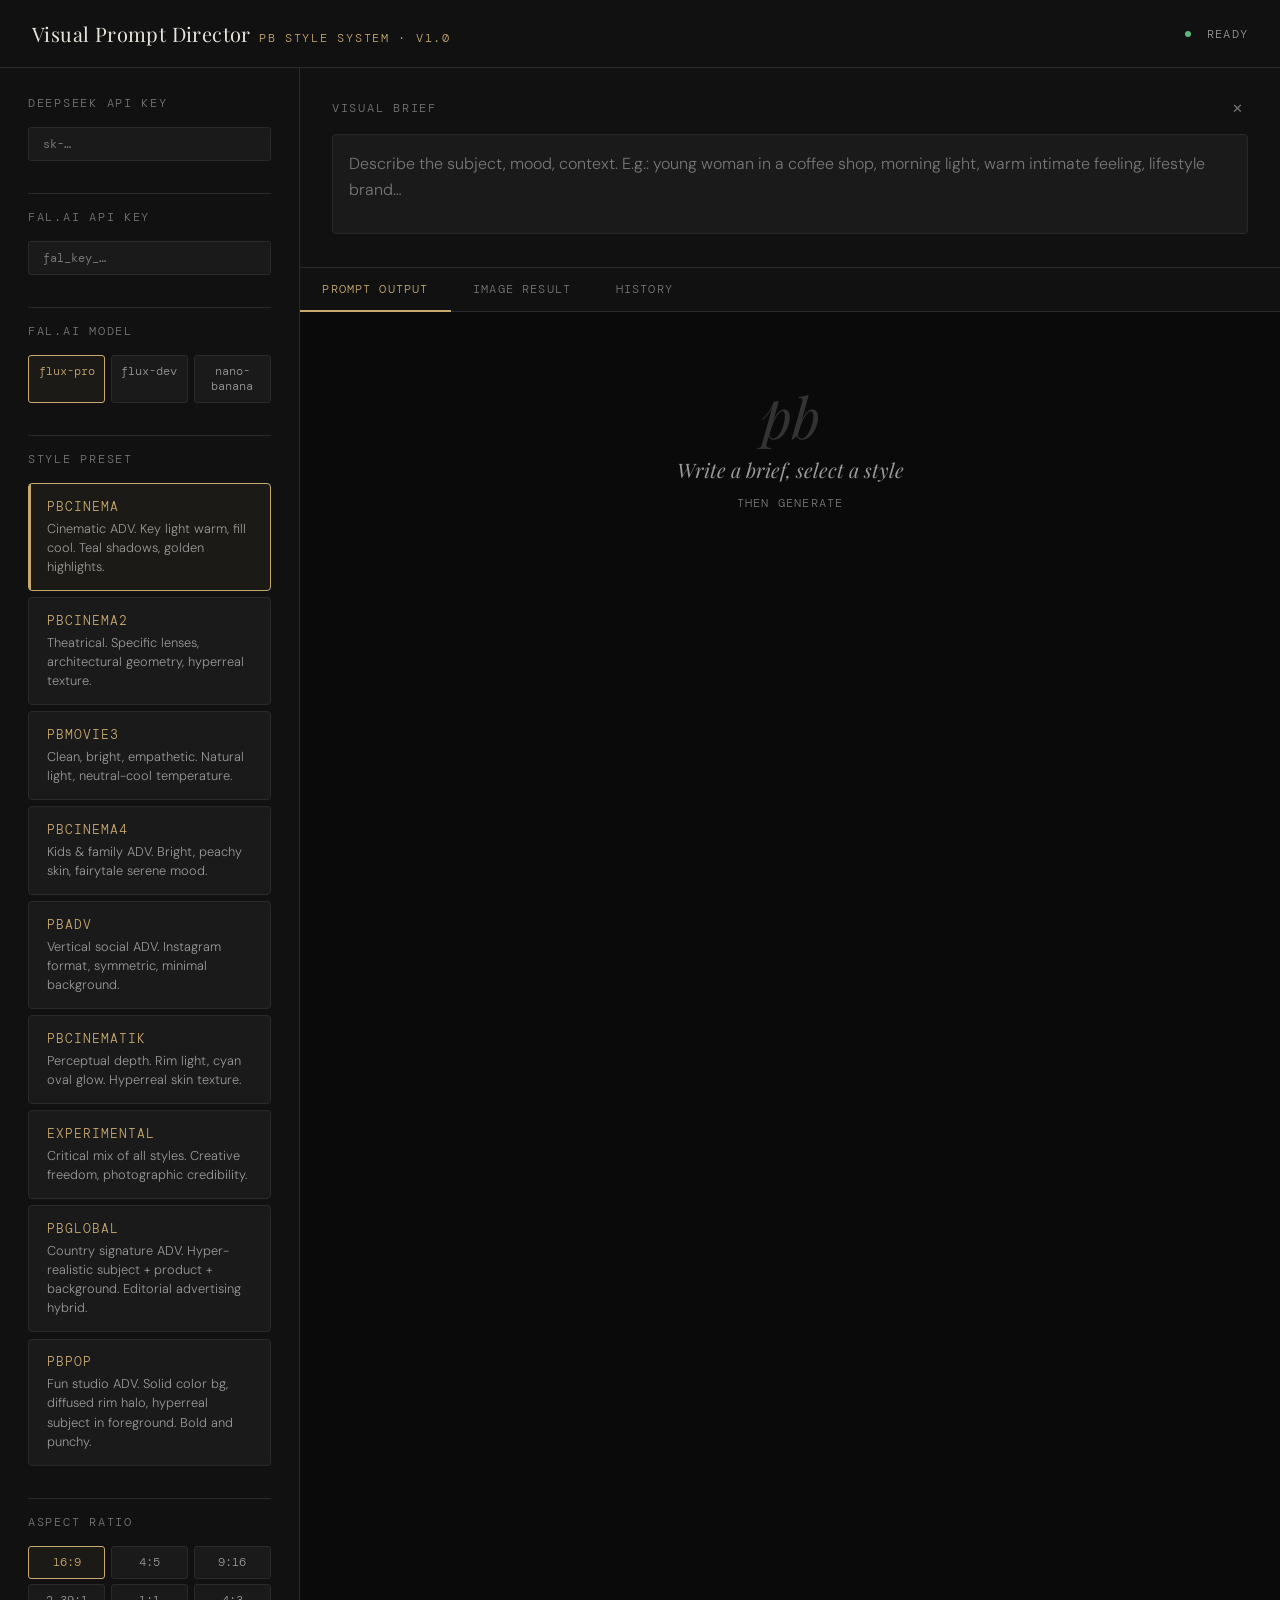
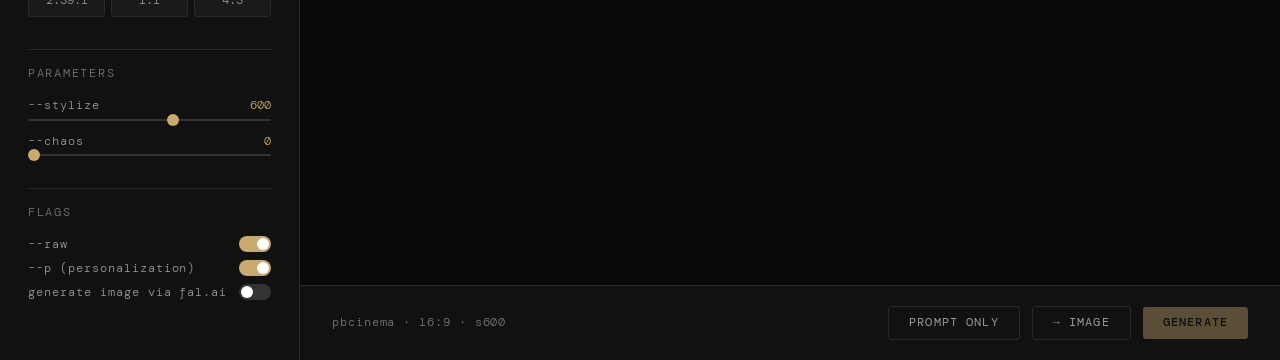
<file: index.html>
<!DOCTYPE html>
<html lang="en">
<head>
<meta charset="UTF-8">
<meta name="viewport" content="width=device-width, initial-scale=1.0">
<title>Visual Prompt Director</title>
<link href="https://fonts.googleapis.com/css2?family=Playfair+Display:ital,wght@0,400;0,700;1,400&family=DM+Mono:wght@300;400;500&family=DM+Sans:wght@300;400;500&display=swap" rel="stylesheet">
<style>
  :root {
    --black: #0a0a0a;
    --surface: #111111;
    --surface2: #1a1a1a;
    --surface3: #222222;
    --border: #2a2a2a;
    --border2: #333333;
    --accent: #c8a96e;
    --accent2: #e8c98e;
    --text: #e8e4dc;
    --muted: #777777;
    --muted2: #999999;
    --cyan: #5cc8d4;
    --error: #e05555;
    --success: #5db87a;
    --60: var(--black);
    --30: var(--surface);
    --10: var(--accent);
  }
 
  *, *::before, *::after { box-sizing: border-box; margin: 0; padding: 0; }
 
  body {
    background: var(--60);
    color: var(--text);
    font-family: 'DM Sans', sans-serif;
    font-weight: 300;
    min-height: 100vh;
    overflow-x: hidden;
  }
 
  .app {
    display: grid;
    grid-template-columns: 300px 1fr;
    grid-template-rows: auto 1fr;
    min-height: 100vh;
  }
 
  header {
    grid-column: 1 / -1;
    background: var(--surface);
    border-bottom: 1px solid var(--border);
    padding: 0 2rem;
    display: flex;
    align-items: center;
    justify-content: space-between;
    height: 68px;
  }
 
  .logo { display: flex; align-items: baseline; gap: 0.5rem; }
  .logo-title { font-family: 'Playfair Display', serif; font-size: 1.25rem; color: var(--text); letter-spacing: 0.02em; }
  .logo-sub { font-family: 'DM Mono', monospace; font-size: 0.72rem; color: var(--accent); letter-spacing: 0.15em; text-transform: uppercase; }
  .header-right { display: flex; align-items: center; gap: 1rem; }
  .status-dot { width: 6px; height: 6px; border-radius: 50%; background: var(--success); animation: pulse 2s infinite; }
  @keyframes pulse { 0%, 100% { opacity: 1; } 50% { opacity: 0.4; } }
  .status-label { font-family: 'DM Mono', monospace; font-size: 0.76rem; color: var(--muted2); letter-spacing: 0.1em; text-transform: uppercase; }
 
  aside { background: var(--surface); border-right: 1px solid var(--border); padding: 1.75rem; overflow-y: auto; }
  .sidebar-section { margin-bottom: 2rem; }
  .sidebar-label { font-family: 'DM Mono', monospace; font-size: 0.72rem; color: var(--muted); letter-spacing: 0.15em; text-transform: uppercase; margin-bottom: 1rem; display: block; }
  .style-grid { display: flex; flex-direction: column; gap: 0.4rem; }
  .style-card { background: var(--surface2); border: 1px solid var(--border); border-radius: 4px; padding: 0.85rem 1.1rem; cursor: pointer; transition: all 0.15s ease; position: relative; }
  .style-card:hover { border-color: var(--border2); background: var(--surface3); }
  .style-card.active { border-color: var(--accent); background: rgba(200, 169, 110, 0.06); }
  .style-card.active::before { content: ''; position: absolute; left: 0; top: 0; bottom: 0; width: 2px; background: var(--accent); border-radius: 4px 0 0 4px; }
  .style-name { font-family: 'DM Mono', monospace; font-size: 0.82rem; color: var(--accent); letter-spacing: 0.08em; text-transform: uppercase; margin-bottom: 0.25rem; }
  .style-desc { font-size: 0.8rem; color: var(--muted2); line-height: 1.5; }
  .ratio-group { display: grid; grid-template-columns: repeat(3, 1fr); gap: 0.35rem; }
  .ratio-btn { background: var(--surface2); border: 1px solid var(--border); border-radius: 3px; padding: 0.5rem; cursor: pointer; font-family: 'DM Mono', monospace; font-size: 0.72rem; color: var(--muted2); text-align: center; transition: all 0.15s; }
  .ratio-btn:hover { border-color: var(--border2); color: var(--text); }
  .ratio-btn.active { border-color: var(--accent); color: var(--accent); background: rgba(200,169,110,0.06); }
  .slider-group { display: flex; flex-direction: column; gap: 0.75rem; }
  .slider-row { display: flex; flex-direction: column; gap: 0.35rem; }
  .slider-header { display: flex; justify-content: space-between; align-items: center; }
  .slider-name { font-family: 'DM Mono', monospace; font-size: 0.76rem; color: var(--muted2); letter-spacing: 0.08em; }
  .slider-val { font-family: 'DM Mono', monospace; font-size: 0.76rem; color: var(--accent); }
  input[type="range"] { width: 100%; -webkit-appearance: none; height: 2px; background: var(--border2); border-radius: 1px; outline: none; }
  input[type="range"]::-webkit-slider-thumb { -webkit-appearance: none; width: 12px; height: 12px; border-radius: 50%; background: var(--accent); cursor: pointer; }
  .toggle-group { display: flex; flex-direction: column; gap: 0.5rem; }
  .toggle-row { display: flex; justify-content: space-between; align-items: center; }
  .toggle-name { font-family: 'DM Mono', monospace; font-size: 0.76rem; color: var(--muted2); letter-spacing: 0.08em; }
  .toggle { width: 32px; height: 16px; background: var(--border2); border-radius: 8px; cursor: pointer; position: relative; transition: background 0.2s; }
  .toggle.on { background: var(--accent); }
  .toggle::after { content: ''; position: absolute; width: 12px; height: 12px; border-radius: 50%; background: white; top: 2px; left: 2px; transition: transform 0.2s; }
  .toggle.on::after { transform: translateX(16px); }
  main { background: var(--black); display: flex; flex-direction: column; overflow: hidden; }
  .brief-section { padding: 1.75rem 2rem; border-bottom: 1px solid var(--border); background: var(--surface); }
  .brief-header { display: flex; justify-content: space-between; align-items: center; margin-bottom: 0.85rem; }
  .brief-label { font-family: 'DM Mono', monospace; font-size: 0.72rem; color: var(--muted); letter-spacing: 0.15em; text-transform: uppercase; }
  .brief-actions { display: flex; gap: 0.5rem; align-items: center; }
  textarea { width: 100%; background: var(--surface2); border: 1px solid var(--border); border-radius: 4px; padding: 1rem; color: var(--text); font-family: 'DM Sans', sans-serif; font-size: 1rem; font-weight: 300; line-height: 1.6; resize: none; height: 100px; outline: none; transition: border-color 0.15s; }
  textarea:focus { border-color: var(--border2); }
  textarea::placeholder { color: var(--muted); }
  .btn { display: inline-flex; align-items: center; gap: 0.4rem; padding: 0.55rem 1.25rem; border: none; border-radius: 3px; cursor: pointer; font-family: 'DM Mono', monospace; font-size: 0.72rem; letter-spacing: 0.1em; text-transform: uppercase; transition: all 0.15s; }
  .btn-primary { background: var(--accent); color: var(--black); font-weight: 500; }
  .btn-primary:hover { background: var(--accent2); }
  .btn-primary:disabled { opacity: 0.4; cursor: not-allowed; }
  .btn-ghost { background: transparent; color: var(--muted2); border: 1px solid var(--border); }
  .btn-ghost:hover { color: var(--text); border-color: var(--border2); }
  .btn-icon { background: transparent; border: none; color: var(--muted); cursor: pointer; padding: 0.3rem; border-radius: 3px; transition: color 0.15s; font-size: 0.8rem; }
  .btn-icon:hover { color: var(--text); }
  .output-section { flex: 1; overflow-y: auto; padding: 1.75rem 2rem; }
  .prompt-card { background: var(--surface); border: 1px solid var(--border); border-radius: 6px; margin-bottom: 1rem; overflow: hidden; animation: fadeUp 0.3s ease both; }
  @keyframes fadeUp { from { opacity: 0; transform: translateY(8px); } to { opacity: 1; transform: translateY(0); } }
  .prompt-card-header { padding: 0.85rem 1.1rem; border-bottom: 1px solid var(--border); display: flex; justify-content: space-between; align-items: center; background: var(--surface2); }
  .prompt-style-tag { font-family: 'DM Mono', monospace; font-size: 0.76rem; color: var(--accent); letter-spacing: 0.1em; text-transform: uppercase; }
  .prompt-card-actions { display: flex; gap: 0.25rem; }
  .prompt-body { padding: 1.25rem; }
  .prompt-text { font-family: 'DM Mono', monospace; font-size: 0.88rem; color: var(--text); line-height: 1.75; word-break: break-word; white-space: pre-wrap; }
  .prompt-params { margin-top: 0.6rem; font-family: 'DM Mono', monospace; font-size: 0.82rem; color: var(--cyan); }
  .prompt-rationale { margin-top: 0.85rem; padding-top: 0.85rem; border-top: 1px solid var(--border); font-size: 0.86rem; color: var(--muted2); line-height: 1.65; font-style: italic; }
  .image-grid { display: grid; grid-template-columns: repeat(auto-fill, minmax(200px, 1fr)); gap: 0.75rem; margin-top: 1rem; }
  .image-thumb { aspect-ratio: 16/9; background: var(--surface2); border: 1px solid var(--border); border-radius: 4px; overflow: hidden; position: relative; }
  .image-thumb img { width: 100%; height: 100%; object-fit: cover; }
  .image-thumb-label { position: absolute; bottom: 0; left: 0; right: 0; background: linear-gradient(transparent, rgba(0,0,0,0.8)); padding: 1rem 0.5rem 0.4rem; font-family: 'DM Mono', monospace; font-size: 0.55rem; color: var(--accent); letter-spacing: 0.08em; text-transform: uppercase; }
  .loading-bar { height: 1px; background: linear-gradient(90deg, transparent, var(--accent), transparent); background-size: 200% 100%; animation: shimmer 1.5s infinite; margin-bottom: 1rem; }
  @keyframes shimmer { 0% { background-position: -200% 0; } 100% { background-position: 200% 0; } }
  .loading-card { background: var(--surface); border: 1px solid var(--border); border-radius: 6px; padding: 1.5rem; text-align: center; color: var(--muted); font-family: 'DM Mono', monospace; font-size: 0.8rem; letter-spacing: 0.1em; }
  .empty-state { flex: 1; display: flex; flex-direction: column; align-items: center; justify-content: center; text-align: center; padding: 3rem; gap: 0.75rem; }
  .empty-glyph { font-family: 'Playfair Display', serif; font-size: 3.5rem; color: var(--border2); line-height: 1; font-style: italic; }
  .empty-title { font-family: 'Playfair Display', serif; font-size: 1.25rem; color: var(--muted2); font-style: italic; }
  .empty-sub { font-family: 'DM Mono', monospace; font-size: 0.76rem; color: var(--muted); letter-spacing: 0.1em; text-transform: uppercase; }
  .api-key-row { display: flex; gap: 0.5rem; align-items: center; }
  input[type="password"], input[type="text"] { flex: 1; background: var(--surface2); border: 1px solid var(--border); border-radius: 3px; padding: 0.5rem 0.85rem; color: var(--text); font-family: 'DM Mono', monospace; font-size: 0.76rem; outline: none; transition: border-color 0.15s; }
  input:focus { border-color: var(--border2); }
  input::placeholder { color: var(--muted); }
  .toast { position: fixed; bottom: 1.5rem; right: 1.5rem; background: var(--surface2); border: 1px solid var(--border2); border-radius: 4px; padding: 0.85rem 1.1rem; font-family: 'DM Mono', monospace; font-size: 0.76rem; color: var(--text); letter-spacing: 0.08em; z-index: 100; animation: slideIn 0.2s ease; display: flex; align-items: center; gap: 0.5rem; }
  @keyframes slideIn { from { opacity: 0; transform: translateY(8px); } to { opacity: 1; transform: translateY(0); } }
  .toast.success { border-color: var(--success); }
  .toast.error { border-color: var(--error); }
  .divider { height: 1px; background: var(--border); margin: 1rem 0; }
  ::-webkit-scrollbar { width: 4px; }
  ::-webkit-scrollbar-track { background: transparent; }
  ::-webkit-scrollbar-thumb { background: var(--border2); border-radius: 2px; }
  .generate-bar { padding: 1.25rem 2rem; background: var(--surface); border-top: 1px solid var(--border); display: flex; gap: 0.75rem; align-items: center; }
  .generate-info { flex: 1; font-family: 'DM Mono', monospace; font-size: 0.72rem; color: var(--muted); letter-spacing: 0.08em; }
  .image-result { margin-top: 1rem; border: 1px solid var(--border); border-radius: 6px; overflow: hidden; }
  .image-result img { width: 100%; height: auto; display: block; }
  .image-result-bar { background: var(--surface2); border-top: 1px solid var(--border); padding: 0.5rem 1rem; display: flex; justify-content: space-between; align-items: center; }
  .image-result-meta { font-family: 'DM Mono', monospace; font-size: 0.72rem; color: var(--muted); letter-spacing: 0.08em; }
  .tab-bar { display: flex; gap: 0; border-bottom: 1px solid var(--border); background: var(--surface); }
  .tab { padding: 0.85rem 1.4rem; font-family: 'DM Mono', monospace; font-size: 0.72rem; color: var(--muted); letter-spacing: 0.1em; text-transform: uppercase; cursor: pointer; border-bottom: 2px solid transparent; transition: all 0.15s; margin-bottom: -1px; }
  .tab:hover { color: var(--text); }
  .tab.active { color: var(--accent); border-bottom-color: var(--accent); }
  .tab-content { display: none; }
  .tab-content.active { display: block; }
  .copied-flash { color: var(--success) !important; transition: color 0.3s; }
  @media (max-width: 768px) {
    .app { grid-template-columns: 1fr; }
    aside { border-right: none; border-bottom: 1px solid var(--border); max-height: 50vh; }
    header { padding: 0 1rem; }
    .brief-section, .output-section, .generate-bar { padding-left: 1rem; padding-right: 1rem; }
    .generate-bar { flex-wrap: wrap; }
  }
</style>
</head>
<body>

<div class="app">

  <header>
    <div class="logo">
      <span class="logo-title">Visual Prompt Director</span>
      <span class="logo-sub">pb style system · v1.0</span>
    </div>
    <div class="header-right">
      <div class="status-dot"></div>
      <span class="status-label">Ready</span>
    </div>
  </header>

  <aside>

    <div class="sidebar-section">
      <span class="sidebar-label">DeepSeek API Key</span>
      <div class="api-key-row">
        <input type="password" id="deepseekApiKey" placeholder="sk-…" autocomplete="off" />
      </div>
    </div>

    <div class="divider"></div>

    <div class="sidebar-section">
      <span class="sidebar-label">fal.ai API Key</span>
      <div class="api-key-row">
        <input type="password" id="falApiKey" placeholder="fal_key_…" autocomplete="off" />
      </div>
    </div>

    <div class="divider"></div>

    <div class="sidebar-section">
      <span class="sidebar-label">fal.ai Model</span>
      <div class="ratio-group" id="falModelGroup">
        <div class="ratio-btn active" data-model="fal-ai/flux-pro" title="~$0.05/img — ADV, massima qualità">flux-pro</div>
        <div class="ratio-btn" data-model="fal-ai/flux/dev" title="~$0.025/img — iterazioni, test">flux-dev</div>
        <div class="ratio-btn" data-model="fal-ai/nano-banana-2" title="~$0.08/img — testo in immagine, social">nano-banana</div>
      </div>
    </div>

    <div class="divider"></div>

    <div class="sidebar-section">
      <span class="sidebar-label">Style Preset</span>
      <div class="style-grid" id="styleGrid">
        <div class="style-card active" data-style="pbcinema"><div class="style-name">pbcinema</div><div class="style-desc">Cinematic ADV. Key light warm, fill cool. Teal shadows, golden highlights.</div></div>
        <div class="style-card" data-style="pbcinema2"><div class="style-name">pbcinema2</div><div class="style-desc">Theatrical. Specific lenses, architectural geometry, hyperreal texture.</div></div>
        <div class="style-card" data-style="pbmovie3"><div class="style-name">pbmovie3</div><div class="style-desc">Clean, bright, empathetic. Natural light, neutral-cool temperature.</div></div>
        <div class="style-card" data-style="pbcinema4"><div class="style-name">pbcinema4</div><div class="style-desc">Kids & family ADV. Bright, peachy skin, fairytale serene mood.</div></div>
        <div class="style-card" data-style="pbadv"><div class="style-name">pbadv</div><div class="style-desc">Vertical social ADV. Instagram format, symmetric, minimal background.</div></div>
        <div class="style-card" data-style="pbcinematik"><div class="style-name">pbcinematik</div><div class="style-desc">Perceptual depth. Rim light, cyan oval glow. Hyperreal skin texture.</div></div>
        <div class="style-card" data-style="experimental"><div class="style-name">experimental</div><div class="style-desc">Critical mix of all styles. Creative freedom, photographic credibility.</div></div>
        <div class="style-card" data-style="pbglobal"><div class="style-name">pbglobal</div><div class="style-desc">Country signature ADV. Hyper-realistic subject + product + background. Editorial advertising hybrid.</div></div>
        <div class="style-card" data-style="pbpop"><div class="style-name">pbpop</div><div class="style-desc">Fun studio ADV. Solid color bg, diffused rim halo, hyperreal subject in foreground. Bold and punchy.</div></div>
      </div>
    </div>

    <div class="divider"></div>

    <div class="sidebar-section">
      <span class="sidebar-label">Aspect Ratio</span>
      <div class="ratio-group" id="ratioGroup">
        <div class="ratio-btn active" data-ratio="16:9">16:9</div>
        <div class="ratio-btn" data-ratio="4:5">4:5</div>
        <div class="ratio-btn" data-ratio="9:16">9:16</div>
        <div class="ratio-btn" data-ratio="2.39:1">2.39:1</div>
        <div class="ratio-btn" data-ratio="1:1">1:1</div>
        <div class="ratio-btn" data-ratio="4:3">4:3</div>
      </div>
    </div>

    <div class="divider"></div>

    <div class="sidebar-section">
      <span class="sidebar-label">Parameters</span>
      <div class="slider-group">
        <div class="slider-row">
          <div class="slider-header"><span class="slider-name">--stylize</span><span class="slider-val" id="stylizeVal">600</span></div>
          <input type="range" id="stylizeSlider" min="0" max="1000" step="50" value="600">
        </div>
        <div class="slider-row">
          <div class="slider-header"><span class="slider-name">--chaos</span><span class="slider-val" id="chaosVal">0</span></div>
          <input type="range" id="chaosSlider" min="0" max="100" step="5" value="0">
        </div>
      </div>
    </div>

    <div class="divider"></div>

    <div class="sidebar-section">
      <span class="sidebar-label">Flags</span>
      <div class="toggle-group">
        <div class="toggle-row"><span class="toggle-name">--raw</span><div class="toggle on" id="toggleRaw"></div></div>
        <div class="toggle-row"><span class="toggle-name">--p (personalization)</span><div class="toggle on" id="toggleP"></div></div>
        <div class="toggle-row"><span class="toggle-name">generate image via fal.ai</span><div class="toggle" id="toggleFal"></div></div>
      </div>
    </div>

  </aside>

  <main>

    <div class="brief-section">
      <div class="brief-header">
        <span class="brief-label">Visual Brief</span>
        <div class="brief-actions"><button class="btn-icon" id="clearBtn" title="Clear">✕</button></div>
      </div>
      <textarea id="briefInput" placeholder="Describe the subject, mood, context. E.g.: young woman in a coffee shop, morning light, warm intimate feeling, lifestyle brand…"></textarea>
    </div>

    <div class="tab-bar">
      <div class="tab active" data-tab="prompt">Prompt Output</div>
      <div class="tab" data-tab="image">Image Result</div>
      <div class="tab" data-tab="history">History</div>
    </div>

    <div class="output-section">
      <div class="tab-content active" id="tabPrompt">
        <div class="empty-state" id="emptyState"><div class="empty-glyph">pb</div><div class="empty-title">Write a brief, select a style</div><div class="empty-sub">then generate</div></div>
        <div id="promptOutput" style="display:none"></div>
      </div>
      <div class="tab-content" id="tabImage">
        <div class="empty-state" id="imageEmpty"><div class="empty-glyph">◎</div><div class="empty-title" id="imageEmptyTitle">Enable fal.ai generation</div><div class="empty-sub" id="imageEmptySub">toggle in sidebar + add api key</div></div>
        <div id="imageOutput" style="display:none"></div>
      </div>
      <div class="tab-content" id="tabHistory">
        <div class="empty-state" id="historyEmpty"><div class="empty-glyph">≡</div><div class="empty-title">No history yet</div><div class="empty-sub">generated prompts will appear here</div></div>
        <div id="historyList" style="display:none"></div>
      </div>
    </div>

    <div class="generate-bar">
      <div class="generate-info" id="generateInfo">Select a style and write a brief</div>
      <button class="btn btn-ghost" id="promptOnlyBtn">Prompt only</button>
      <button class="btn btn-ghost" id="imageDirectBtn" disabled title="Send your prompt directly to fal.ai — no DeepSeek">→ Image</button>
      <button class="btn btn-primary" id="generateBtn" disabled>Generate</button>
    </div>

  </main>

</div>

<div id="toastContainer"></div>

<script>
const RATIO_DIMS = {
  '16:9':   { width: 1344, height: 768 },
  '4:5':    { width: 768,  height: 960 },
  '9:16':   { width: 768,  height: 1344 },
  '2.39:1': { width: 1344, height: 562 },
  '1:1':    { width: 1024, height: 1024 },
  '4:3':    { width: 1024, height: 768 }
};

function buildFalBody(model, prompt, dims) {
  const base = { prompt, image_size: { width: dims.width, height: dims.height }, num_images: 1 };
  if (model.includes('flux')) {
    return { ...base, num_inference_steps: 28, guidance_scale: 3.5, safety_tolerance: 2 };
  }
  return base;
}

const HISTORY_KEY = 'pb_history_v1';
const HISTORY_MAX = 50;

const state = {
  style: 'pbcinema', ratio: '16:9', stylize: 600, chaos: 0,
  raw: true, personalization: true, falEnabled: false, falModel: 'fal-ai/flux-pro', generating: false,
  history: JSON.parse(localStorage.getItem(HISTORY_KEY) || '[]')
};

const styles = {
  pbcinema: { name: 'pbcinema', defaultRatio: '16:9', defaultStylize: 600, build: (brief, params) => ({ prompt: `${brief}, hyperrealistic cinematic photography, central symmetric composition with clear foreground midground background separation, warm key light source with cool fill light, teal blue shadows and golden highlights color grading, peachy warm skin tones, subtle dodge and burn modeling, fine 35mm analog film grain, professional advertising photography, ultra detailed surface textures`, params: buildParams(params), rationale: 'Cinematic advertising look. The warm/cool split and teal-gold grading give it the commercial depth typical of high-end brand campaigns.' }) },
  pbcinema2: { name: 'pbcinema2', defaultRatio: '2.39:1', defaultStylize: 650, build: (brief, params) => ({ prompt: `${brief}, shot on 65mm T2.0 anamorphic, theatrical cinematic photography, strong central symmetry with marked architectural geometry, warm key light with cool fill, advanced dodge and burn skin modeling, teal blue shadows with golden highlight transitions, soft contrast with hyperrealistic texture detail, cinematic analog film grain`, params: buildParams(params), rationale: 'Theatrical evolution. The anamorphic lens choice and architectural geometry add a cinematic gravitas that feels premium and editorial.' }) },
  pbmovie3: { name: 'pbmovie3', defaultRatio: '16:9', defaultStylize: 500, build: (brief, params) => ({ prompt: `${brief}, clean cinematic photography with bright natural or believable simulated lighting, neutral to cool color temperature avoiding warm yellow cast, soft gradient transitions, subtle blue shadow accent, low soft contrast, clear natural skin tones without yellow shift, defined textures without harsh rendering, editorial advertising quality, empathetic composed mood`, params: buildParams(params), rationale: 'Bright and empathetic. Works well for lifestyle, wellness, and human-centered campaigns where warmth comes from the subject, not the color grade.' }) },
  pbcinema4: { name: 'pbcinema4 (kids ADV)', defaultRatio: '4:5', defaultStylize: 500, build: (brief, params) => ({ prompt: `${brief}, very bright family advertising photography with balanced neutral to cool lighting, subtle golden light accents without heavy warmth, luminous peachy pink skin tones explicitly no yellow cast, soft teal touched shadow transitions, clear bright highlight rendering, marked depth of field composition with foreground subject and narrative supporting objects, empathetic fairytale serene mood, child friendly premium accessible aesthetic`, params: buildParams({ ...params, ratio: '4:5' }), rationale: 'Optimized for kids and family campaigns. The luminous quality and soft fairytale mood create trust and warmth without feeling cheap or saccharine.' }) },
  pbadv: { name: 'pbadv', defaultRatio: '4:5', defaultStylize: 500, build: (brief, params) => ({ prompt: `${brief}, clean vertical social media advertising photography, strong central symmetric subject placement, minimal blurred background with controlled depth, natural neutral cool lighting without color dominance, soft bluish shadow detail, controlled natural color palette, empathetic serene premium accessible mood, optimized for Instagram advertising format`, params: buildParams({ ...params, ratio: params.ratio === '9:16' ? '9:16' : '4:5' }), rationale: 'Built for Instagram and social ADV. The vertical format and minimal background keep focus on the subject across all feed placements.' }) },
  pbcinematik: { name: 'pbcinematik', defaultRatio: '16:9', defaultStylize: 650, build: (brief, params) => ({ prompt: `${brief}, cinematic photography with strong perceptual depth emphasis, very subtle lateral rim light at low intensity, soft semi-transparent cyan horizontal oval gradient glow positioned behind and slightly above subject head not perfectly centered, no extreme contrast or heavy shadows, hyperrealistic skin texture with clearly visible pores and real cutaneous detail, absolutely no skin smoothing no airbrushing no plastic effect, deep silent cinematic mood with believable photographic credibility`, params: buildParams(params), rationale: 'The signature cyan glow and hyperreal skin texture create a distinctive visual depth. Strong for portrait-driven campaigns where the face is the product.' }) },
  experimental: { name: 'experimental', defaultRatio: '16:9', defaultStylize: 800, build: (brief, params) => ({ prompt: `${brief}, experimental cinematic photography blending warm key light with cool cinematic fill, perceptual depth with subtle rim definition, soft teal shadow gradient with restrained golden highlight, hyperrealistic texture rendering without skin smoothing, unconventional composition that breaks symmetric convention while maintaining photographic credibility, editorial advertising mood with unexpected spatial tension`, params: buildParams({ ...params, raw: false }), rationale: 'Critical mix of all pb styles. No --raw flag here to let V8 interpret more freely. Best for creative exploration before locking a campaign direction.' }) },
  pbpop: { name: 'pbpop (fun studio ADV)', defaultRatio: '4:5', defaultStylize: 550, build: (brief, params) => ({ prompt: `${brief}, hyperrealistic commercial advertising photography, subject in close foreground with extreme detail — visible skin texture pores hair strands material micro-details, confident playful expressive energy, bold punchy fun advertising mood, background is a single flat solid color fill completely uniform no gradient no texture no pattern just pure matte color, wide diffused rim backlight halo behind subject creating clean luminous separation from background, soft wrap light on subject face for flatness, studio setup feel with sharp product-level detail on subject, contemporary bold ADV aesthetic, no environmental context no props no distracting elements, color of background is vivid or pastel but always solid, subject fills the frame dominantly`, params: buildParams({ ...params, ratio: params.ratio === '9:16' ? '9:16' : '4:5' }), rationale: 'Studio ADV with pure solid-color background and diffused rim halo. The flat bg + luminous separation creates instant shelf impact. Best for product launches, social campaigns, and anything that needs to pop at thumb size.' }) },
  pbglobal: { name: 'pbglobal (country signature)', defaultRatio: '4:5', defaultStylize: 600, build: (brief, params) => ({ prompt: `${brief}, single advertising photography panel, hyper-realistic commercial photography, young adult from the represented country with realistic regionally coherent physical traits non-caricatured no exaggerated stereotypes subtle ethnic and cultural cues in skin tone facial structure and hair type, neutral confident slightly cinematic expression, minimal authentic contemporary clothing, subject holds iconic country product toward camera in strong foreground dominance, product is photorealistic with clean minimal label slightly premium positioning, background is an environment tied to country identity with shallow depth of field integrated naturally not postcard-like, bold country name uppercase large at top of frame, product name smaller clean sans-serif below, typography modern slightly condensed high readability matte finish, natural directional light soft cinematic contrast consistent across frame slight rim light for subject separation no overexposed highlights, 35mm or 50mm lens feel slight low angle strong foreground hand and product shallow depth of field, micro textures visible on skin materials and product surfaces realistic imperfections controlled color grading, ultra high resolution editorial advertising hybrid, no AI artifacts no plastic skin no over-saturation no fake reflections no cultural stereotypes exaggerated no cartoonish elements no inconsistent lighting no messy typography`, params: buildParams({ ...params, ratio: '4:5' }), rationale: 'Built for country signature campaigns. Each image works as a standalone advertising poster: credible diversity, premium product, integrated environment. Avoid passing ratio other than 4:5 or 9:16 for best composition.' }) }
};

function buildParams({ ratio, stylize, chaos, raw, personalization }) {
  let p = `--ar ${ratio} --s ${stylize}`;
  if (raw) p += ' --raw';
  if (personalization) p += ' --p';
  if (chaos > 0) p += ` --chaos ${chaos}`;
  p += ' --v 8';
  return p;
}

const els = {
  briefInput: document.getElementById('briefInput'),
  generateBtn: document.getElementById('generateBtn'),
  promptOnlyBtn: document.getElementById('promptOnlyBtn'),
  imageDirectBtn: document.getElementById('imageDirectBtn'),
  clearBtn: document.getElementById('clearBtn'),
  emptyState: document.getElementById('emptyState'),
  promptOutput: document.getElementById('promptOutput'),
  imageOutput: document.getElementById('imageOutput'),
  historyList: document.getElementById('historyList'),
  historyEmpty: document.getElementById('historyEmpty'),
  generateInfo: document.getElementById('generateInfo'),
  stylizeSlider: document.getElementById('stylizeSlider'),
  stylizeVal: document.getElementById('stylizeVal'),
  chaosSlider: document.getElementById('chaosSlider'),
  chaosVal: document.getElementById('chaosVal'),
  toggleRaw: document.getElementById('toggleRaw'),
  toggleP: document.getElementById('toggleP'),
  toggleFal: document.getElementById('toggleFal'),
  falApiKey: document.getElementById('falApiKey'),
  deepseekApiKey: document.getElementById('deepseekApiKey'),
  imageEmpty: document.getElementById('imageEmpty'),
  imageEmptyTitle: document.getElementById('imageEmptyTitle'),
  imageEmptySub: document.getElementById('imageEmptySub'),
  toastContainer: document.getElementById('toastContainer'),
};

function updateImageEmptyState() {
  const hasKey = !!els.falApiKey.value.trim();
  if (state.falEnabled && hasKey) {
    els.imageEmptyTitle.textContent = 'Ready to generate';
    els.imageEmptySub.textContent = 'press generate to send to fal.ai';
  } else if (state.falEnabled && !hasKey) {
    els.imageEmptyTitle.textContent = 'Add your fal.ai API key';
    els.imageEmptySub.textContent = 'paste it in the sidebar';
  } else {
    els.imageEmptyTitle.textContent = 'Enable fal.ai generation';
    els.imageEmptySub.textContent = 'toggle in sidebar + add api key';
  }
}

const savedFalKey = localStorage.getItem('fal_api_key');
if (savedFalKey) els.falApiKey.value = savedFalKey;
els.falApiKey.addEventListener('input', () => {
  localStorage.setItem('fal_api_key', els.falApiKey.value);
  updateImageEmptyState();
});

const savedDeepseekKey = localStorage.getItem('deepseek_api_key');
if (savedDeepseekKey) els.deepseekApiKey.value = savedDeepseekKey;
els.deepseekApiKey.addEventListener('input', () => {
  localStorage.setItem('deepseek_api_key', els.deepseekApiKey.value);
});


document.querySelectorAll('.style-card').forEach(card => {
  card.addEventListener('click', () => {
    document.querySelectorAll('.style-card').forEach(c => c.classList.remove('active'));
    card.classList.add('active');
    state.style = card.dataset.style;
    const styleDef = styles[state.style];
    if (styleDef) { state.stylize = styleDef.defaultStylize; els.stylizeSlider.value = state.stylize; els.stylizeVal.textContent = state.stylize; }
    updateInfo();
  });
});

document.querySelectorAll('.ratio-btn').forEach(btn => {
  btn.addEventListener('click', () => {
    document.querySelectorAll('#ratioGroup .ratio-btn').forEach(b => b.classList.remove('active'));
    btn.classList.add('active');
    state.ratio = btn.dataset.ratio;
    updateInfo();
  });
});

document.querySelectorAll('#falModelGroup .ratio-btn').forEach(btn => {
  btn.addEventListener('click', () => {
    document.querySelectorAll('#falModelGroup .ratio-btn').forEach(b => b.classList.remove('active'));
    btn.classList.add('active');
    state.falModel = btn.dataset.model;
    updateInfo();
  });
});

els.stylizeSlider.addEventListener('input', e => { state.stylize = parseInt(e.target.value); els.stylizeVal.textContent = state.stylize; });
els.chaosSlider.addEventListener('input', e => { state.chaos = parseInt(e.target.value); els.chaosVal.textContent = state.chaos; });

[{ el: els.toggleRaw, key: 'raw' }, { el: els.toggleP, key: 'personalization' }, { el: els.toggleFal, key: 'falEnabled' }].forEach(({ el, key }) => {
  el.addEventListener('click', () => { state[key] = !state[key]; el.classList.toggle('on', state[key]); updateInfo(); updateImageEmptyState(); });
});

els.briefInput.addEventListener('input', updateGenerateBtn);
els.clearBtn.addEventListener('click', () => { els.briefInput.value = ''; updateGenerateBtn(); });

document.querySelectorAll('.tab').forEach(tab => {
  tab.addEventListener('click', () => {
    document.querySelectorAll('.tab').forEach(t => t.classList.remove('active'));
    document.querySelectorAll('.tab-content').forEach(c => c.classList.remove('active'));
    tab.classList.add('active');
    document.getElementById('tab' + cap(tab.dataset.tab)).classList.add('active');
  });
});

els.promptOnlyBtn.addEventListener('click', () => { if (!els.briefInput.value.trim()) return; generatePrompt(false); });
els.generateBtn.addEventListener('click', () => { if (!els.briefInput.value.trim()) return; generatePrompt(state.falEnabled); });
els.imageDirectBtn.addEventListener('click', async () => {
  const prompt = els.briefInput.value.trim();
  if (!prompt) return;
  const apiKey = els.falApiKey?.value.trim() || localStorage.getItem('fal_api_key');
  if (!apiKey) { showToast('Add your fal.ai API key to generate images', 'error'); return; }
  state.generating = true;
  updateGenerateBtn();
  await generateImage(prompt, {}, apiKey);
  state.generating = false;
  updateGenerateBtn();
});

function cap(s) { return s.charAt(0).toUpperCase() + s.slice(1); }
function updateGenerateBtn() { const hasText = els.briefInput.value.trim().length > 0; els.generateBtn.disabled = !hasText || state.generating; els.promptOnlyBtn.disabled = !hasText || state.generating; els.imageDirectBtn.disabled = !hasText || state.generating; }
function updateInfo() { const falNote = state.falEnabled ? ' · fal.ai generation ON' : ''; els.generateInfo.textContent = `${state.style} · ${state.ratio} · s${state.stylize}${falNote}`; }

async function generatePrompt(withImage) {
  const brief = els.briefInput.value.trim();
  if (!brief) return;
  state.generating = true;
  updateGenerateBtn();
  const params = { ratio: state.ratio, stylize: state.stylize, chaos: state.chaos, raw: state.raw, personalization: state.personalization };
  els.emptyState.style.display = 'none';
  els.promptOutput.style.display = 'block';
  els.promptOutput.innerHTML = `<div class="loading-bar"></div><div class="loading-card">Generating prompt via DeepSeek…</div>`;
  document.querySelectorAll('.tab').forEach(t => t.classList.remove('active'));
  document.querySelectorAll('.tab-content').forEach(c => c.classList.remove('active'));
  document.querySelector('[data-tab="prompt"]').classList.add('active');
  document.getElementById('tabPrompt').classList.add('active');
  try {
    const styleData = styles[state.style];
    const builtStyle = styleData.build(brief, params);
    const systemPrompt = `You are a professional visual prompt engineer specializing in the pb style system for Midjourney V8. Your job is to take a brief and a base prompt structure and return an enriched, production-ready prompt.\n\nRules:\n- Output ONLY a JSON object, no markdown, no extra text\n- The JSON has exactly these fields: "enrichedPrompt" (string), "params" (string), "rationale" (string, max 2 sentences)\n- enrichedPrompt: expand the base prompt with specific visual details (lighting direction, material textures, spatial relationships, camera position) that match the style. 50-90 words.\n- params: the MJ parameters string\n- rationale: why this interpretation works for the brief\n- Never add generic descriptors: beautiful, stunning, amazing, elegant\n- Always maintain photographic and ADV credibility\n- No illustrative or painterly language`;
    const userMsg = `Brief: "${brief}"\nStyle: ${state.style}\nBase prompt: ${builtStyle.prompt}\nParameters: ${builtStyle.params}\nRationale hint: ${builtStyle.rationale}\n\nEnrich the prompt for Midjourney V8, maintaining the pb style system rules.`;
    const deepseekKey = els.deepseekApiKey.value.trim();
    if (!deepseekKey) throw new Error('Add your DeepSeek API key in the sidebar');
    const response = await fetch('https://api.deepseek.com/chat/completions', {
      method: 'POST',
      headers: { 'Content-Type': 'application/json', 'Authorization': `Bearer ${deepseekKey}` },
      body: JSON.stringify({ model: 'deepseek-chat', max_tokens: 1000, messages: [{ role: 'system', content: systemPrompt }, { role: 'user', content: userMsg }] })
    });
    if (!response.ok) { const err = await response.json().catch(() => ({})); throw new Error(err.error?.message || `API error ${response.status}`); }
    const data = await response.json();
    const raw = data.choices[0].message.content;
    let parsed;
    try { const clean = raw.replace(/```json|```/g, '').trim(); parsed = JSON.parse(clean); }
    catch { parsed = { enrichedPrompt: builtStyle.prompt, params: builtStyle.params, rationale: builtStyle.rationale }; }
    const fullPrompt = parsed.enrichedPrompt + '\n' + parsed.params;
    const card = renderPromptCard({ style: state.style, prompt: parsed.enrichedPrompt, params: parsed.params, rationale: parsed.rationale, brief });
    els.promptOutput.innerHTML = '';
    els.promptOutput.appendChild(card);
    state.history.unshift({ style: state.style, brief, prompt: fullPrompt, ts: Date.now() });
    state.history = state.history.slice(0, HISTORY_MAX);
    persistHistory();
    renderHistory();
    if (withImage) {
      const apiKey = els.falApiKey.value.trim();
      if (!apiKey) { showToast('Add your fal.ai API key to generate images', 'error'); }
      else { await generateImage(parsed.enrichedPrompt, parsed.params, apiKey); }
    }
    showToast('Prompt ready', 'success');
  } catch (err) {
    els.promptOutput.innerHTML = `<div class="loading-card" style="color:var(--error)">Error: ${err.message}</div>`;
    showToast('Generation failed', 'error');
  }
  state.generating = false;
  updateGenerateBtn();
}

function renderPromptCard({ style, prompt, params, rationale, brief }) {
  const card = document.createElement('div');
  card.className = 'prompt-card';
  const fullPrompt = prompt + '\n' + params;
  card.innerHTML = `<div class="prompt-card-header"><span class="prompt-style-tag">${style}</span><div class="prompt-card-actions"><button class="btn-icon copy-btn" title="Copy full prompt">⎘ copy</button></div></div><div class="prompt-body"><div class="prompt-text">${escHtml(prompt)}</div><div class="prompt-params">${escHtml(params)}</div><div class="prompt-rationale">${escHtml(rationale)}</div></div>`;
  card.querySelector('.copy-btn').addEventListener('click', function() {
    navigator.clipboard.writeText(fullPrompt);
    this.textContent = '✓ copied';
    this.classList.add('copied-flash');
    setTimeout(() => { this.textContent = '⎘ copy'; this.classList.remove('copied-flash'); }, 1500);
  });
  return card;
}

async function generateImage(prompt, params, apiKey) {
  document.querySelectorAll('.tab').forEach(t => t.classList.remove('active'));
  document.querySelectorAll('.tab-content').forEach(c => c.classList.remove('active'));
  document.querySelector('[data-tab="image"]').classList.add('active');
  document.getElementById('tabImage').classList.add('active');
  els.imageOutput.style.display = 'block';
  els.imageEmpty.style.display = 'none';
  const modelShort = state.falModel.split('/').pop();
  els.imageOutput.innerHTML = `<div class="loading-bar"></div><div class="loading-card">Sending to fal.ai ${escHtml(modelShort)}…</div>`;
  const dims = RATIO_DIMS[state.ratio] || RATIO_DIMS['16:9'];
  try {
    const res = await fetch(`https://fal.run/${state.falModel}`, {
      method: 'POST',
      headers: { 'Content-Type': 'application/json', 'Authorization': `Key ${apiKey}` },
      body: JSON.stringify(buildFalBody(state.falModel, prompt, dims))
    });
    if (!res.ok) {
      const errBody = await res.json().catch(() => ({}));
      throw new Error(errBody.detail || errBody.error?.message || `fal.ai error ${res.status}`);
    }
    const data = await res.json();
    const imgUrl = data.images?.[0]?.url;
    if (!imgUrl) throw new Error('No image returned');
    renderImageResult(imgUrl, modelShort);
    showToast('Image generated', 'success');
  } catch (err) {
    els.imageOutput.innerHTML = `<div class="loading-card" style="color:var(--error)">Image generation failed: ${escHtml(err.message)}</div>`;
    showToast('Image failed', 'error');
  }
}

function renderImageResult(imgUrl, modelShort) {
  els.imageOutput.innerHTML = '';
  const wrap = document.createElement('div');
  wrap.className = 'image-result';
  const img = document.createElement('img');
  img.alt = 'Generated image';
  img.src = imgUrl;
  const bar = document.createElement('div');
  bar.className = 'image-result-bar';
  const meta = document.createElement('span');
  meta.className = 'image-result-meta';
  meta.textContent = `${state.style} · ${state.ratio} · ${modelShort}`;
  const dl = document.createElement('button');
  dl.className = 'btn btn-ghost';
  dl.textContent = '↓ download';
  dl.addEventListener('click', () => downloadImage(imgUrl));
  bar.appendChild(meta); bar.appendChild(dl);
  wrap.appendChild(img); wrap.appendChild(bar);
  els.imageOutput.appendChild(wrap);
}

async function downloadImage(url) {
  try {
    const r = await fetch(url);
    const blob = await r.blob();
    const objUrl = URL.createObjectURL(blob);
    const a = document.createElement('a');
    a.href = objUrl;
    a.download = `pb-${state.style}-${Date.now()}.${blob.type.split('/')[1] || 'png'}`;
    document.body.appendChild(a); a.click(); a.remove();
    setTimeout(() => URL.revokeObjectURL(objUrl), 1000);
  } catch {
    window.open(url, '_blank');
  }
}

function persistHistory() {
  try { localStorage.setItem(HISTORY_KEY, JSON.stringify(state.history)); } catch {}
}

function renderHistory() {
  if (state.history.length === 0) { els.historyEmpty.style.display = 'flex'; els.historyList.style.display = 'none'; return; }
  els.historyEmpty.style.display = 'none';
  els.historyList.style.display = 'block';
  els.historyList.innerHTML = state.history.map((item, i) => `<div class="prompt-card" style="animation-delay:${i * 0.05}s"><div class="prompt-card-header"><span class="prompt-style-tag">${item.style}</span><span class="image-result-meta">${new Date(item.ts).toLocaleTimeString()}</span></div><div class="prompt-body"><div class="prompt-text" style="font-size:0.68rem;color:var(--muted2);margin-bottom:0.5rem">${escHtml(item.brief)}</div><div class="prompt-text">${escHtml(item.prompt)}</div></div></div>`).join('');
}

function showToast(msg, type = '') {
  const toast = document.createElement('div');
  toast.className = `toast ${type}`;
  const dot = type === 'success' ? '●' : type === 'error' ? '✕' : '·';
  toast.innerHTML = `<span style="color:var(--${type === 'success' ? 'success' : type === 'error' ? 'error' : 'muted'})">${dot}</span> ${msg}`;
  els.toastContainer.appendChild(toast);
  setTimeout(() => toast.remove(), 3000);
}

function escHtml(str) {
  return String(str).replace(/&/g,'&amp;').replace(/</g,'&lt;').replace(/>/g,'&gt;').replace(/"/g,'&quot;');
}

updateInfo();
updateGenerateBtn();
updateImageEmptyState();
renderHistory();
</script>
</body>
</html>
</file>
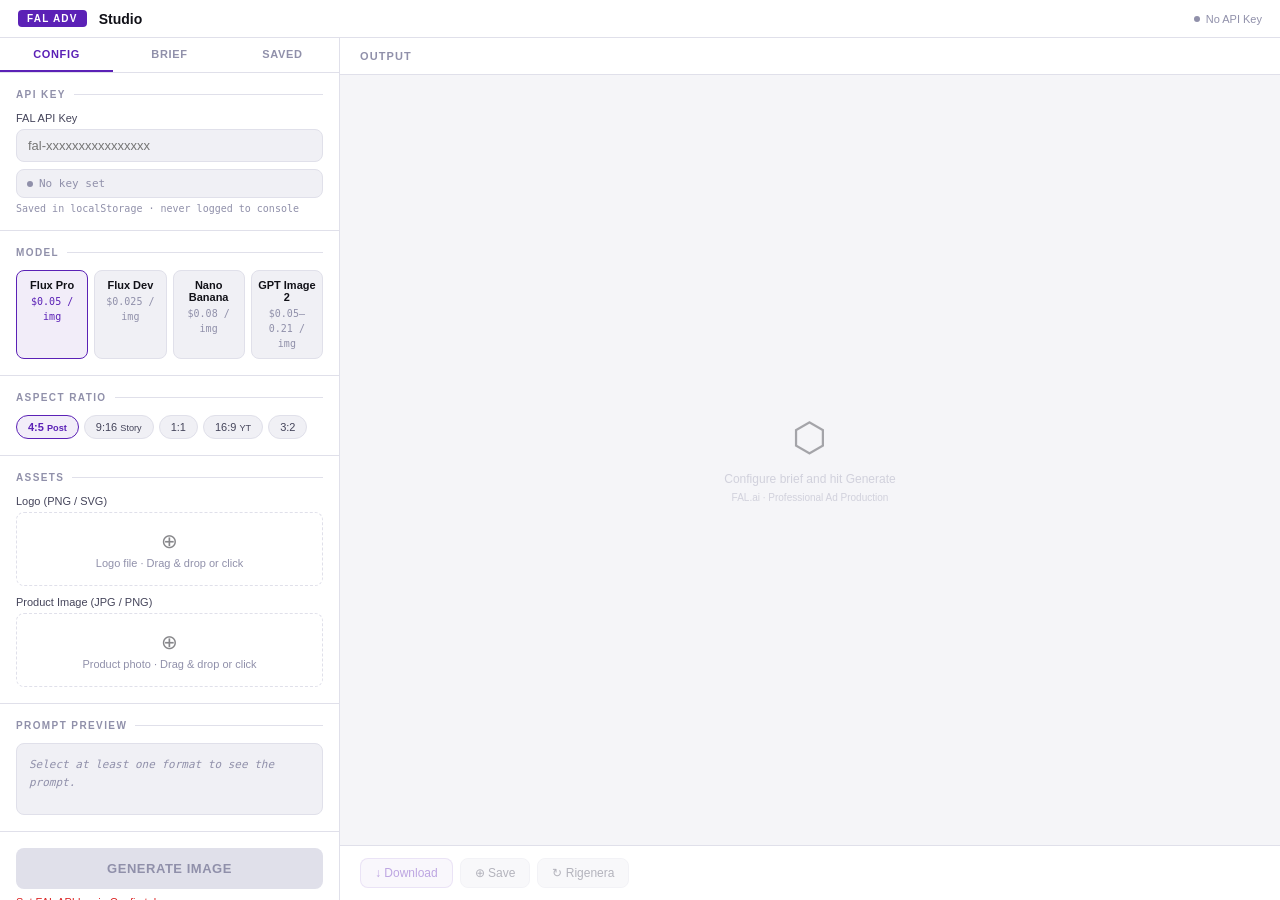
<file: adv.html>
<!DOCTYPE html>
<script type="application/json" id="cowork-artifact-meta">
{
  "name": "Fal Adv Studio",
  "schemaVersion": 1,
  "description": "FAL ADV Studio - tool React per produzione campagne pubblicitarie AI via fal.ai. Config API key, selezione modello/ratio, upload asset, brief brand, 10 formati ADV, generazione multi-immagine, salvataggio sessione, download ZIP."
}
</script>
<html lang="en">
<head>
<meta charset="UTF-8">
<meta name="viewport" content="width=device-width, initial-scale=1.0">
<title>FAL ADV Studio</title>
<style>
:root {
  color-scheme: light;
  --bg: #f5f5f8;
  --surface: #ffffff;
  --surface2: #f0f0f5;
  --border: #e0e0ea;
  --accent: #5b21b6;
  --accent-light: rgba(91,33,182,0.08);
  --accent-border: rgba(91,33,182,0.25);
  --text: #111118;
  --text2: #44445a;
  --text3: #9090aa;
  --error: #dc2626;
  --error-bg: rgba(220,38,38,0.07);
  --success: #059669;
  --radius: 8px;
}
* { box-sizing: border-box; margin: 0; padding: 0; }
body { font-family: -apple-system, 'Segoe UI', sans-serif; background: var(--bg); color: var(--text); font-size: 13px; }

/* LAYOUT */
.app { display: flex; flex-direction: column; height: 100vh; overflow: hidden; }
.app-header { background: var(--surface); border-bottom: 1px solid var(--border); padding: 10px 18px; display: flex; align-items: center; gap: 12px; flex-shrink: 0; }
.logo { background: var(--accent); color: #fff; font-size: 10px; font-weight: 700; letter-spacing: 0.12em; padding: 3px 9px; border-radius: 4px; }
.app-title { font-size: 14px; font-weight: 600; color: var(--text); }
.key-status { margin-left: auto; display: flex; align-items: center; gap: 6px; font-size: 11px; color: var(--text3); }
.dot { width: 6px; height: 6px; border-radius: 50%; background: var(--text3); }
.dot.on { background: var(--success); box-shadow: 0 0 6px var(--success); }

.body { display: flex; flex: 1; overflow: hidden; }
.sidebar { width: 340px; flex-shrink: 0; background: var(--surface); border-right: 1px solid var(--border); display: flex; flex-direction: column; overflow: hidden; }
.output { flex: 1; display: flex; flex-direction: column; overflow: hidden; }

/* TABS */
.tab-bar { display: flex; border-bottom: 1px solid var(--border); flex-shrink: 0; }
.tab-btn { flex: 1; padding: 10px 6px; background: none; border: none; border-bottom: 2px solid transparent; font-size: 11px; font-weight: 600; letter-spacing: 0.06em; text-transform: uppercase; color: var(--text3); cursor: pointer; transition: all 0.15s; }
.tab-btn:hover { color: var(--text2); }
.tab-btn.active { color: var(--accent); border-bottom-color: var(--accent); }
.badge { display: inline-flex; align-items: center; justify-content: center; width: 15px; height: 15px; border-radius: 50%; background: var(--accent); color: #fff; font-size: 8px; font-weight: 700; margin-left: 4px; vertical-align: middle; }

.tab-panel { display: none; flex: 1; overflow-y: auto; }
.tab-panel.active { display: block; }

/* SECTIONS */
.section { padding: 16px; border-bottom: 1px solid var(--border); }
.section-label { font-size: 10px; font-weight: 700; letter-spacing: 0.14em; text-transform: uppercase; color: var(--text3); margin-bottom: 12px; display: flex; align-items: center; gap: 8px; }
.section-label::after { content: ''; flex: 1; height: 1px; background: var(--border); }
.field { margin-bottom: 10px; }
.field:last-child { margin-bottom: 0; }
label.lbl { display: block; font-size: 11px; font-weight: 500; color: var(--text2); margin-bottom: 5px; }

/* INPUTS */
input[type=text], input[type=password], textarea, select {
  width: 100%; background: var(--surface2); border: 1px solid var(--border); color: var(--text);
  font-family: inherit; font-size: 13px; padding: 8px 11px; border-radius: var(--radius); outline: none; transition: border-color 0.15s;
}
input:focus, textarea:focus, select:focus { border-color: var(--accent); }
textarea { resize: vertical; min-height: 72px; line-height: 1.5; }
select { appearance: none; background-image: url("data:image/svg+xml,%3Csvg xmlns='http://www.w3.org/2000/svg' width='10' height='6'%3E%3Cpath d='M0 0l5 6 5-6z' fill='%239090aa'/%3E%3C/svg%3E"); background-repeat: no-repeat; background-position: right 11px center; padding-right: 30px; cursor: pointer; }
select option { background: #fff; }

/* MODEL TABS */
.model-tabs { display: flex; gap: 6px; }
.model-tab { flex: 1; padding: 8px 6px; background: var(--surface2); border: 1px solid var(--border); border-radius: var(--radius); cursor: pointer; text-align: center; transition: all 0.15s; }
.model-tab:hover { border-color: var(--text3); }
.model-tab.active { background: var(--accent-light); border-color: var(--accent); }
.model-name { font-size: 11px; font-weight: 600; color: var(--text); display: block; margin-bottom: 2px; }
.model-price { font-size: 10px; color: var(--text3); font-family: monospace; }
.model-tab.active .model-price { color: var(--accent); }

/* RATIO PILLS */
.ratio-pills { display: flex; gap: 5px; flex-wrap: wrap; }
.ratio-pill { padding: 5px 11px; background: var(--surface2); border: 1px solid var(--border); border-radius: 20px; font-size: 11px; font-weight: 500; color: var(--text2); cursor: pointer; transition: all 0.15s; white-space: nowrap; }
.ratio-pill:hover { border-color: var(--text3); }
.ratio-pill.active { background: var(--accent-light); border-color: var(--accent); color: var(--accent); font-weight: 600; }

/* DROP ZONE */
.drop-zone { border: 1.5px dashed var(--border); border-radius: var(--radius); padding: 16px; text-align: center; cursor: pointer; transition: all 0.15s; position: relative; overflow: hidden; }
.drop-zone:hover, .drop-zone.drag-over { border-color: var(--accent); background: var(--accent-light); }
.drop-zone input[type=file] { position: absolute; inset: 0; opacity: 0; cursor: pointer; width: 100%; height: 100%; }
.drop-icon { font-size: 20px; display: block; margin-bottom: 4px; opacity: 0.5; }
.drop-label { font-size: 11px; color: var(--text3); }

.asset-preview { display: flex; align-items: center; gap: 10px; padding: 8px 10px; background: var(--surface2); border: 1px solid var(--border); border-radius: var(--radius); }
.asset-preview img { width: 36px; height: 36px; object-fit: contain; border-radius: 4px; background: #fff; }
.asset-name { font-size: 11px; color: var(--text2); flex: 1; overflow: hidden; text-overflow: ellipsis; white-space: nowrap; }
.btn-rm { background: none; border: none; color: var(--text3); cursor: pointer; font-size: 18px; line-height: 1; padding: 0 2px; transition: color 0.15s; }
.btn-rm:hover { color: var(--error); }

/* FORMATS */
.formats-grid { display: grid; grid-template-columns: 1fr 1fr; gap: 5px; }
.format-item { display: flex; align-items: flex-start; gap: 7px; padding: 8px 9px; background: var(--surface2); border: 1px solid var(--border); border-radius: var(--radius); cursor: pointer; transition: all 0.15s; user-select: none; }
.format-item:hover { border-color: var(--text3); }
.format-item.checked { background: var(--accent-light); border-color: var(--accent-border); }
.format-item input[type=checkbox] { width: 13px; height: 13px; margin-top: 1px; accent-color: var(--accent); flex-shrink: 0; cursor: pointer; }
.format-lbl { font-size: 11px; color: var(--text2); line-height: 1.3; cursor: pointer; font-weight: 500; }
.format-item.checked .format-lbl { color: var(--text); font-weight: 600; }
.format-desc { font-size: 10px; color: var(--text3); line-height: 1.3; margin-top: 2px; display: block; }
.format-text { display: flex; flex-direction: column; }
.format-hint { font-size: 10px; color: var(--text3); margin-bottom: 8px; }

/* PROMPT PREVIEW */
.prompt-box { background: var(--surface2); border: 1px solid var(--border); border-radius: var(--radius); padding: 12px; font-size: 11px; line-height: 1.6; color: var(--text2); font-family: monospace; min-height: 72px; white-space: pre-wrap; word-break: break-word; }
.prompt-empty { color: var(--text3); font-style: italic; font-family: inherit; }
.prompt-meta { font-size: 10px; color: var(--text3); margin-top: 6px; font-family: monospace; }
.prompt-format-label { font-size: 10px; color: var(--text3); font-weight: 600; letter-spacing: 0.08em; text-transform: uppercase; margin-bottom: 4px; margin-top: 8px; }

/* GENERATE BTN */
.btn-gen { width: 100%; padding: 13px; background: var(--accent); color: #fff; border: none; border-radius: var(--radius); font-family: inherit; font-size: 13px; font-weight: 700; letter-spacing: 0.04em; cursor: pointer; transition: all 0.15s; text-transform: uppercase; }
.btn-gen:hover:not(:disabled) { background: #4c1d95; transform: translateY(-1px); }
.btn-gen:disabled { background: var(--border); color: var(--text3); cursor: not-allowed; transform: none; }
.gen-hint { font-size: 11px; color: var(--error); margin-top: 7px; }
.multi-note { font-size: 10px; color: var(--accent); background: var(--accent-light); border: 1px solid var(--accent-border); border-radius: 4px; padding: 6px 10px; margin-bottom: 10px; }

/* OUTPUT PANEL */
.out-header { background: var(--surface); border-bottom: 1px solid var(--border); padding: 12px 20px; display: flex; align-items: center; gap: 8px; flex-shrink: 0; }
.out-title { font-size: 11px; font-weight: 600; letter-spacing: 0.1em; text-transform: uppercase; color: var(--text3); }
.out-meta { margin-left: auto; font-size: 10px; color: var(--text3); font-family: monospace; }
.img-tab { padding: 4px 10px; font-size: 10px; background: var(--surface2); border: 1px solid var(--border); border-radius: 4px; color: var(--text3); cursor: pointer; font-family: inherit; font-weight: 500; transition: all 0.15s; }
.img-tab.active { background: var(--accent-light); border-color: var(--accent-border); color: var(--accent); }

.queue-bar-wrap { background: var(--surface); border-bottom: 1px solid var(--border); padding: 8px 20px; display: flex; align-items: center; gap: 10px; font-size: 11px; color: var(--text2); flex-shrink: 0; }
.queue-track { flex: 1; height: 2px; background: var(--border); border-radius: 2px; overflow: hidden; }
.queue-fill { height: 100%; background: var(--accent); border-radius: 2px; transition: width 0.4s ease; }

.out-canvas { flex: 1; display: flex; align-items: center; justify-content: center; padding: 28px; overflow: hidden; background: var(--bg); }
.placeholder { display: flex; flex-direction: column; align-items: center; gap: 10px; opacity: 0.35; text-align: center; }
.placeholder-icon { font-size: 40px; }
.placeholder-text { font-size: 12px; color: var(--text3); line-height: 1.5; }
.out-img { max-width: 100%; max-height: 100%; object-fit: contain; border-radius: var(--radius); box-shadow: 0 4px 24px rgba(0,0,0,0.1); display: block; }

.spinner-wrap { display: flex; flex-direction: column; align-items: center; gap: 14px; }
.spinner { width: 32px; height: 32px; border: 2px solid var(--border); border-top-color: var(--accent); border-radius: 50%; animation: spin 0.75s linear infinite; }
@keyframes spin { to { transform: rotate(360deg); } }
.spinner-msg { font-size: 12px; color: var(--text2); animation: pulse 2s ease-in-out infinite; }
@keyframes pulse { 0%,100%{opacity:1}50%{opacity:0.4} }

.out-actions { background: var(--surface); border-top: 1px solid var(--border); padding: 12px 20px; display: flex; gap: 7px; align-items: center; flex-shrink: 0; }
.btn-act { padding: 7px 14px; background: var(--surface2); border: 1px solid var(--border); color: var(--text2); border-radius: var(--radius); font-family: inherit; font-size: 12px; font-weight: 500; cursor: pointer; transition: all 0.15s; }
.btn-act:hover:not(:disabled) { border-color: var(--text3); color: var(--text); }
.btn-act:disabled { opacity: 0.4; cursor: not-allowed; }
.btn-act.primary { background: var(--accent-light); border-color: var(--accent-border); color: var(--accent); }
.btn-act.primary:hover:not(:disabled) { background: rgba(91,33,182,0.14); }
.img-counter { margin-left: auto; font-size: 11px; color: var(--text3); }

.error-box { margin: 14px 20px; background: var(--error-bg); border: 1px solid rgba(220,38,38,0.2); border-radius: var(--radius); padding: 11px 14px; font-size: 12px; color: #b91c1c; line-height: 1.5; flex-shrink: 0; }

/* SAVED GRID */
.saved-toolbar { padding: 10px 14px; border-bottom: 1px solid var(--border); display: flex; align-items: center; justify-content: space-between; }
.saved-count { font-size: 11px; color: var(--text3); }
.saved-grid { display: grid; grid-template-columns: repeat(auto-fill, minmax(110px, 1fr)); gap: 7px; padding: 14px; }
.saved-item { position: relative; aspect-ratio: 1; border-radius: var(--radius); overflow: hidden; background: var(--surface2); border: 1px solid var(--border); }
.saved-item img { width: 100%; height: 100%; object-fit: cover; display: block; }
.saved-overlay { position: absolute; inset: 0; background: rgba(0,0,0,0.75); display: flex; flex-direction: column; align-items: center; justify-content: center; gap: 6px; opacity: 0; transition: opacity 0.2s; padding: 8px; }
.saved-item:hover .saved-overlay { opacity: 1; }
.saved-overlay-text { font-size: 10px; color: #fff; text-align: center; line-height: 1.3; font-weight: 500; }
.saved-actions { display: flex; gap: 5px; }
.btn-saved { background: rgba(255,255,255,0.15); border: 1px solid rgba(255,255,255,0.25); border-radius: 4px; color: #fff; font-size: 10px; padding: 3px 7px; cursor: pointer; transition: all 0.15s; }
.btn-saved:hover { background: rgba(255,255,255,0.3); }
.saved-empty { padding: 36px 16px; text-align: center; color: var(--text3); font-size: 12px; line-height: 1.6; }

.key-hint { font-size: 10px; color: var(--text3); margin-top: 5px; font-family: monospace; }
.token-row { display: flex; align-items: center; gap: 6px; padding: 7px 10px; background: var(--surface2); border: 1px solid var(--border); border-radius: var(--radius); margin-top: 7px; }
.token-dot { width: 6px; height: 6px; border-radius: 50%; background: var(--text3); }
.token-dot.valid { background: var(--success); }
.token-text { font-size: 11px; color: var(--text3); font-family: monospace; }
</style>
</head>
<body>
<div class="app">
  <header class="app-header">
    <span class="logo">FAL ADV</span>
    <span class="app-title">Studio</span>
    <div class="key-status">
      <div class="dot" id="keyDot"></div>
      <span id="keyLabel">No API Key</span>
    </div>
  </header>

  <div class="body">
    <!-- SIDEBAR -->
    <aside class="sidebar">
      <div class="tab-bar">
        <button class="tab-btn active" data-tab="config">Config</button>
        <button class="tab-btn" data-tab="brief">Brief</button>
        <button class="tab-btn" data-tab="saved">Saved<span class="badge" id="savedBadge" style="display:none">0</span></button>
      </div>

      <!-- CONFIG TAB -->
      <div class="tab-panel active" id="tab-config">
        <div class="section">
          <div class="section-label">API Key</div>
          <div class="field">
            <label class="lbl">FAL API Key</label>
            <input type="password" id="falKey" placeholder="fal-xxxxxxxxxxxxxxxx" autocomplete="off" />
            <div class="token-row">
              <div class="token-dot" id="tokenDot"></div>
              <span class="token-text" id="tokenText">No key set</span>
            </div>
            <div class="key-hint">Saved in localStorage · never logged to console</div>
          </div>
        </div>

        <div class="section">
          <div class="section-label">Model</div>
          <div class="model-tabs" id="modelTabs" style="flex-wrap:wrap;">
            <div class="model-tab active" data-model="fal-ai/flux-pro">
              <span class="model-name">Flux Pro</span>
              <span class="model-price">$0.05 / img</span>
            </div>
            <div class="model-tab" data-model="fal-ai/flux-dev">
              <span class="model-name">Flux Dev</span>
              <span class="model-price">$0.025 / img</span>
            </div>
            <div class="model-tab" data-model="fal-ai/nano-banana-2">
              <span class="model-name">Nano Banana</span>
              <span class="model-price">$0.08 / img</span>
            </div>
            <div class="model-tab" data-model="openai/gpt-image-2">
              <span class="model-name">GPT Image 2</span>
              <span class="model-price">$0.05–0.21 / img</span>
            </div>
          </div>
          <div id="gptQualityRow" style="display:none;margin-top:8px;">
            <label class="lbl">Quality (GPT Image 2)</label>
            <select id="gptQuality">
              <option value="medium">Medium</option>
              <option value="low">Low (cheaper)</option>
              <option value="high">High (best, costoso)</option>
            </select>
          </div>
        </div>

        <div class="section">
          <div class="section-label">Aspect Ratio</div>
          <div class="ratio-pills" id="ratioPills">
            <div class="ratio-pill active" data-ratio="4:5" data-w="1024" data-h="1280">4:5 <small>Post</small></div>
            <div class="ratio-pill" data-ratio="9:16" data-w="768" data-h="1368">9:16 <small>Story</small></div>
            <div class="ratio-pill" data-ratio="1:1" data-w="1024" data-h="1024">1:1</div>
            <div class="ratio-pill" data-ratio="16:9" data-w="1368" data-h="768">16:9 <small>YT</small></div>
            <div class="ratio-pill" data-ratio="3:2" data-w="1280" data-h="853">3:2</div>
          </div>
        </div>

        <div class="section">
          <div class="section-label">Assets</div>
          <div class="field">
            <label class="lbl">Logo (PNG / SVG)</label>
            <div id="logoZone" class="drop-zone">
              <input type="file" accept=".png,.svg,.jpg,.jpeg" id="logoInput" />
              <span class="drop-icon">⊕</span>
              <div class="drop-label">Logo file · Drag & drop or click</div>
            </div>
          </div>
          <div class="field">
            <label class="lbl">Product Image (JPG / PNG)</label>
            <div id="productZone" class="drop-zone">
              <input type="file" accept=".jpg,.jpeg,.png,.webp" id="productInput" />
              <span class="drop-icon">⊕</span>
              <div class="drop-label">Product photo · Drag & drop or click</div>
            </div>
          </div>
        </div>

        <div class="section" id="promptPreviewConfig"></div>
        <div class="section" id="generateSectionConfig"></div>
      </div>

      <!-- BRIEF TAB -->
      <div class="tab-panel" id="tab-brief">
        <div class="section">
          <div class="section-label">Brand & Product</div>
          <div class="field"><label class="lbl">Brand Name</label><input type="text" id="brandName" placeholder="e.g. NORDA" /></div>
          <div class="field"><label class="lbl">Product Name</label><input type="text" id="productName" placeholder="e.g. Trail Runner 001" /></div>
          <div class="field"><label class="lbl">Payoff / Claim</label><input type="text" id="payoff" placeholder="e.g. Run beyond limits" /></div>
          <div class="field"><label class="lbl">Target Audience</label><input type="text" id="target" placeholder="e.g. trail runners 25-45" /></div>
        </div>
        <div class="section">
          <div class="section-label">Tone</div>
          <div class="field">
            <select id="tone">
              <option value="premium">Premium / Luxury</option>
              <option value="friendly">Friendly / Warm</option>
              <option value="bold">Bold / Energetic</option>
              <option value="minimal">Minimal / Clean</option>
              <option value="authentic">Authentic / Raw</option>
            </select>
          </div>
        </div>
        <div class="section">
          <div class="section-label">Notes</div>
          <div class="field"><textarea id="notes" placeholder="Brand colors, mood, elements to avoid, specific props..."></textarea></div>
        </div>
        <div class="section">
          <div class="section-label">Ad Format</div>
          <div class="format-hint">Select one or more (each = one image)</div>
          <div class="formats-grid" id="formatsGrid"></div>
        </div>
        <div class="section" id="promptPreviewBrief"></div>
        <div class="section" id="generateSectionBrief"></div>
      </div>

      <!-- SAVED TAB -->
      <div class="tab-panel" id="tab-saved">
        <div class="saved-toolbar">
          <span class="saved-count" id="savedCount">0 images</span>
          <button class="btn-act" id="btnDownloadAll" style="padding:5px 10px;font-size:11px;">↓ ZIP All</button>
        </div>
        <div id="savedGrid" class="saved-grid"></div>
        <div class="saved-empty" id="savedEmpty">No images saved yet.<br>Generate an image and click "Save".</div>
      </div>
    </aside>

    <!-- OUTPUT -->
    <main class="output">
      <div class="out-header">
        <span class="out-title">Output</span>
        <div id="imgTabs" style="display:flex;gap:5px;"></div>
        <span class="out-meta" id="outMeta"></span>
      </div>
      <div id="queueBarWrap" class="queue-bar-wrap" style="display:none">
        <span id="queueMsg">Generating...</span>
        <div class="queue-track"><div class="queue-fill" id="queueFill" style="width:0%"></div></div>
        <span id="queuePct">0%</span>
      </div>
      <div id="errorBox" class="error-box" style="display:none"></div>
      <div class="out-canvas" id="outCanvas">
        <div class="placeholder">
          <div class="placeholder-icon">⬡</div>
          <div class="placeholder-text">Configure brief and hit Generate<br><small>FAL.ai · Professional Ad Production</small></div>
        </div>
      </div>
      <div class="out-actions">
        <button class="btn-act primary" id="btnDownload" disabled>↓ Download</button>
        <button class="btn-act" id="btnSave" disabled>⊕ Save</button>
        <button class="btn-act" id="btnRegen" disabled>↻ Rigenera</button>
        <span class="img-counter" id="imgCounter"></span>
      </div>
    </main>
  </div>
</div>

<script>
const FORMATS = [
  { id:'headline', label:'Headline Ad', desc:'Bold headline sopra prodotto o lifestyle', snippet:'bold advertising headline text prominently overlaid on product, strong typographic layout, high contrast' },
  { id:'testimonial', label:'Testimonial Ad', desc:'Quote cliente con 5 stelle, social proof visivo', snippet:'customer testimonial layout, quote card with 5 gold stars, social proof visual, clean editorial design' },
  { id:'features', label:'Feature Benefits', desc:'3 benefici chiave attorno al prodotto', snippet:'three key product benefits displayed around the product, icon badges, feature highlight advertising layout' },
  { id:'beforeafter', label:'Before/After', desc:'Split-screen problema vs soluzione', snippet:'split-screen composition, left side showing problem or pain point, right side showing product as solution' },
  { id:'vsthem', label:'Us vs Them', desc:'Confronto side-by-side vs competitor', snippet:'side-by-side comparison layout, checklist format showing advantages over competitor, clean infographic style' },
  { id:'socialproof', label:'Social Proof Stats', desc:'Un numero grande e impressionante come hero', snippet:'single large hero statistic, bold oversized number, data-driven minimal advertising, clean background' },
  { id:'lifestyle', label:'Lifestyle', desc:'Prodotto in contesto quotidiano naturale', snippet:'product integrated in natural everyday lifestyle scene, candid authentic moment, real environment' },
  { id:'minimalist', label:'Minimalist', desc:'Clean Apple-style, singolo prodotto su sfondo puro', snippet:'ultra-clean minimalist product photography, Apple-style composition, pure background, luxury negative space' },
  { id:'problemagit', label:'Problem Agitation', desc:'Pain point chiamato out, prodotto come soluzione', snippet:'pain point visually represented with frustration, product shown as immediate relief and solution' },
  { id:'ugc', label:'UGC Style', desc:'Estetica raw iPhone, autentico e non patinato', snippet:'raw authentic user-generated content aesthetic, iPhone handheld feel, organic unpolished natural look' },
  { id:'howitworks', label:'How It Works', desc:'3 step visivi che spiegano il processo', snippet:'three-step visual process diagram, numbered steps with icons, clean instructional advertising layout, clear flow from left to right' },
  { id:'expert', label:'Expert Endorsement', desc:'Figura autorevole con credenziale visibile', snippet:'expert authority figure endorsement, professional credential badge visible, trust-building editorial portrait composition' },
  { id:'priceanchor', label:'Price Anchor', desc:'Prezzo barrato + nuovo prezzo, valore percepito', snippet:'price comparison layout, original price crossed out, new price prominently displayed, value proposition focus, deal-highlight design' },
  { id:'aspirational', label:'Aspirational Outcome', desc:'Chi diventi usando il prodotto, non il prodotto', snippet:'aspirational lifestyle outcome, transformed person in aspirational environment, emotional benefit visualization, aspirational identity advertising' },
  { id:'limitededition', label:'Limited Edition', desc:'Visual scarsità, numerazione, packaging speciale', snippet:'limited edition scarcity visual, numbered edition badge, exclusive packaging detail shot, collectible premium aesthetic, urgency composition' },
];

const TONE_SNIPPETS = {
  premium: 'luxury premium aesthetic, sophisticated lighting, high-end refined color palette',
  friendly: 'warm friendly mood, approachable composition, soft natural colors, human connection',
  bold: 'bold energetic composition, high contrast, dynamic angles, strong graphic impact',
  minimal: 'ultra clean minimalist, generous white space, calm restrained palette',
  authentic: 'authentic raw aesthetic, real unposed feel, natural available light, no studio look',
};

const RATIOS = { '4:5':{w:1024,h:1280},'9:16':{w:768,h:1368},'1:1':{w:1024,h:1024},'16:9':{w:1368,h:768},'3:2':{w:1280,h:853} };

// STATE
const state = {
  falKey: '',
  model: 'fal-ai/flux-pro',
  ratio: '4:5',
  logo: null,
  product: null,
  brandName: '', productName: '', payoff: '', target: '', tone: 'premium', notes: '',
  formats: [],
  outputImages: [],
  currentIdx: 0,
  savedImages: [],
  loading: false,
  lastPrompts: [],
};

// Load from localStorage
try { state.falKey = localStorage.getItem('fal_adv_key') || ''; } catch(e){}

// INIT
function init() {
  // FAL key
  const keyEl = document.getElementById('falKey');
  keyEl.value = state.falKey;
  keyEl.addEventListener('input', e => {
    state.falKey = e.target.value;
    try { localStorage.setItem('fal_adv_key', state.falKey); } catch(err){}
    updateKeyStatus();
    renderPromptPreviews();
    updateGenButtons();
  });
  updateKeyStatus();

  // Model tabs
  document.getElementById('modelTabs').addEventListener('click', e => {
    const tab = e.target.closest('[data-model]');
    if (!tab) return;
    state.model = tab.dataset.model;
    document.querySelectorAll('.model-tab').forEach(t => t.classList.toggle('active', t.dataset.model === state.model));
    const gptRow = document.getElementById('gptQualityRow');
    if (gptRow) gptRow.style.display = state.model === 'openai/gpt-image-2' ? '' : 'none';
    renderPromptPreviews();
  });

  // Ratio pills
  document.getElementById('ratioPills').addEventListener('click', e => {
    const pill = e.target.closest('[data-ratio]');
    if (!pill) return;
    state.ratio = pill.dataset.ratio;
    document.querySelectorAll('.ratio-pill').forEach(p => p.classList.toggle('active', p.dataset.ratio === state.ratio));
    renderPromptPreviews();
    updateOutMeta();
  });

  // Drop zones
  setupDropZone('logoZone', 'logoInput', 'logo');
  setupDropZone('productZone', 'productInput', 'product');

  // Brief inputs
  ['brandName','productName','payoff','target','notes'].forEach(id => {
    document.getElementById(id).addEventListener('input', e => {
      state[id] = e.target.value;
      renderPromptPreviews();
    });
  });
  document.getElementById('tone').addEventListener('change', e => {
    state.tone = e.target.value;
    renderPromptPreviews();
  });

  // Formats grid
  const grid = document.getElementById('formatsGrid');
  FORMATS.forEach(f => {
    const item = document.createElement('label');
    item.className = 'format-item';
    item.innerHTML = `<input type="checkbox" value="${f.id}" /><span class="format-text"><span class="format-lbl">${f.label}</span>${f.desc ? `<span class="format-desc">${f.desc}</span>` : ''}</span>`;
    item.querySelector('input').addEventListener('change', e => {
      if (e.target.checked) state.formats.push(f.id);
      else state.formats = state.formats.filter(x => x !== f.id);
      item.classList.toggle('checked', e.target.checked);
      renderPromptPreviews();
      updateGenButtons();
    });
    grid.appendChild(item);
  });

  // Tab switching
  document.querySelectorAll('.tab-btn').forEach(btn => {
    btn.addEventListener('click', () => {
      const tab = btn.dataset.tab;
      document.querySelectorAll('.tab-btn').forEach(b => b.classList.toggle('active', b.dataset.tab === tab));
      document.querySelectorAll('.tab-panel').forEach(p => p.classList.toggle('active', p.id === 'tab-' + tab));
    });
  });

  // Action buttons
  document.getElementById('btnDownload').addEventListener('click', handleDownload);
  document.getElementById('btnSave').addEventListener('click', handleSave);
  document.getElementById('btnRegen').addEventListener('click', handleRegen);
  document.getElementById('btnDownloadAll').addEventListener('click', handleDownloadAll);

  // Render generate sections in both tabs
  renderGenerateSections();
  renderPromptPreviews();
}

function updateKeyStatus() {
  const valid = state.falKey.length > 10;
  document.getElementById('keyDot').classList.toggle('on', valid);
  document.getElementById('keyLabel').textContent = valid ? `Key Connected` : 'No API Key';
  document.getElementById('tokenDot').classList.toggle('valid', valid);
  document.getElementById('tokenText').textContent = valid ? `Key set (${state.falKey.length} chars)` : 'No key set';
}

function setupDropZone(zoneId, inputId, assetKey) {
  const zone = document.getElementById(zoneId);
  const input = document.getElementById(inputId);

  const renderPreview = () => {
    const asset = state[assetKey];
    if (asset) {
      zone.innerHTML = `
        <div class="asset-preview">
          <img src="${asset.data}" alt="${asset.name}" />
          <span class="asset-name">${asset.name}</span>
          <button class="btn-rm" data-rm="${assetKey}">×</button>
        </div>`;
      zone.querySelector('[data-rm]').addEventListener('click', e => {
        e.stopPropagation();
        state[assetKey] = null;
        rebuildDropZone(zoneId, inputId, assetKey);
        renderPromptPreviews();
      });
    }
  };

  const handleFile = async file => {
    const reader = new FileReader();
    reader.onload = e => {
      state[assetKey] = { data: e.target.result, name: file.name };
      renderPreview();
      renderPromptPreviews();
    };
    reader.readAsDataURL(file);
  };

  input.addEventListener('change', e => { if(e.target.files[0]) handleFile(e.target.files[0]); });
  zone.addEventListener('dragover', e => { e.preventDefault(); zone.classList.add('drag-over'); });
  zone.addEventListener('dragleave', () => zone.classList.remove('drag-over'));
  zone.addEventListener('drop', e => {
    e.preventDefault(); zone.classList.remove('drag-over');
    if(e.dataTransfer.files[0]) handleFile(e.dataTransfer.files[0]);
  });
}

function rebuildDropZone(zoneId, inputId, assetKey) {
  const zone = document.getElementById(zoneId);
  const labels = { logo:'Logo file', product:'Product photo' };
  zone.innerHTML = `<input type="file" accept="${assetKey==='logo'?'.png,.svg,.jpg,.jpeg':'.jpg,.jpeg,.png,.webp'}" id="${inputId}" /><span class="drop-icon">⊕</span><div class="drop-label">${labels[assetKey]} · Drag & drop or click</div>`;
  setupDropZone(zoneId, inputId, assetKey);
}

function buildPrompt(fid) {
  const f = FORMATS.find(x => x.id === fid);
  const parts = [];
  if (state.brandName) parts.push(`${state.brandName} brand advertisement`);
  if (state.productName) parts.push(`featuring ${state.productName}`);
  if (state.payoff) parts.push(`with tagline "${state.payoff}"`);
  if (state.target) parts.push(`targeting ${state.target}`);
  if (f) parts.push(f.snippet);
  const tone = TONE_SNIPPETS[state.tone];
  if (tone) parts.push(tone);
  if (state.notes) parts.push(state.notes);
  const noImageRef = state.model === 'fal-ai/nano-banana-2';
  if (state.product && !noImageRef) parts.push('featuring the product from the provided reference image');
  parts.push('professional advertising photography, high-end commercial quality, print-ready');
  return parts.join(', ');
}

function renderPromptPreviews() {
  ['Config','Brief'].forEach(suffix => {
    const el = document.getElementById('promptPreview' + suffix);
    if (!el) return;
    if (state.formats.length === 0) {
      el.innerHTML = `<div class="section-label">Prompt Preview</div><div class="prompt-box"><span class="prompt-empty">Select at least one format to see the prompt.</span></div>`;
      return;
    }
    const r = RATIOS[state.ratio] || RATIOS['4:5'];
    let html = `<div class="section-label">Prompt Preview</div>`;
    state.formats.forEach(fid => {
      const f = FORMATS.find(x => x.id === fid);
      html += `<div class="prompt-format-label">${f ? f.label : fid}</div><div class="prompt-box">${escHtml(buildPrompt(fid))}</div>`;
    });
    html += `<div class="prompt-meta">Size: ${r.w}×${r.h}px · Model: ${state.model.split('/')[1]}</div>`;
    el.innerHTML = html;
  });
}

function escHtml(s) { return s.replace(/&/g,'&amp;').replace(/</g,'&lt;').replace(/>/g,'&gt;'); }

function renderGenerateSections() {
  ['Config','Brief'].forEach(suffix => {
    const el = document.getElementById('generateSection' + suffix);
    if (!el) return;
    el.innerHTML = `
      <div class="multi-note" id="multiNote${suffix}" style="display:none"></div>
      <button class="btn-gen" id="btnGen${suffix}">Generate</button>
      <div class="gen-hint" id="genHint${suffix}" style="display:none"></div>`;
    document.getElementById('btnGen' + suffix).addEventListener('click', handleGenerate);
  });
  updateGenButtons();
}

function updateGenButtons() {
  ['Config','Brief'].forEach(suffix => {
    const btn = document.getElementById('btnGen' + suffix);
    const hint = document.getElementById('genHint' + suffix);
    const note = document.getElementById('multiNote' + suffix);
    if (!btn) return;
    const canGen = state.falKey.length > 5 && state.formats.length > 0 && !state.loading;
    btn.disabled = !canGen;
    const count = state.formats.length;
    btn.textContent = state.loading ? 'Generating...' : (count > 1 ? `Generate ${count} Images` : 'Generate Image');
    if (note) { note.style.display = count > 1 ? '' : 'none'; if(count>1) note.textContent = `⚡ ${count} formats → ${count} images generated sequentially`; }
    if (hint) {
      if (!state.falKey || state.falKey.length < 6) { hint.style.display=''; hint.textContent='Set FAL API key in Config tab'; }
      else if (state.formats.length === 0) { hint.style.display=''; hint.textContent='Select at least one format in Brief tab'; }
      else { hint.style.display='none'; }
    }
  });
}

function updateOutMeta() {
  const r = RATIOS[state.ratio] || RATIOS['4:5'];
  const img = state.outputImages[state.currentIdx];
  document.getElementById('outMeta').textContent = img ? `${r.w}×${r.h} · ${state.model.split('/')[1]}` : '';
}

function setError(msg) {
  const el = document.getElementById('errorBox');
  if (msg) { el.style.display=''; el.innerHTML = `<strong>Error:</strong> ${escHtml(msg)}`; }
  else { el.style.display='none'; el.textContent=''; }
}

async function callFAL(prompt, imageUrl) {
  const r = RATIOS[state.ratio] || RATIOS['4:5'];
  const isGPT = state.model === 'openai/gpt-image-2';
  const quality = document.getElementById('gptQuality')?.value || 'medium';
  let body;
  let endpoint = state.model;
  if (isGPT) {
    if (imageUrl) {
      endpoint = 'openai/gpt-image-2/edit';
      body = { prompt, image_urls: [imageUrl], image_size: { width: r.w, height: r.h }, num_images: 1, output_format: 'jpeg', quality };
    } else {
      endpoint = 'fal-ai/gpt-image-2';
      body = { prompt, image_size: { width: r.w, height: r.h }, num_images: 1, output_format: 'jpeg', quality };
    }
  } else {
    body = { prompt, image_size:{ width:r.w, height:r.h }, num_inference_steps:28, guidance_scale:3.5, num_images:1, enable_safety_checker:true };
    if (imageUrl && state.model !== 'fal-ai/nano-banana-2') body.image_url = imageUrl;
  }
  const res = await fetch(`https://fal.run/${endpoint}`, {
    method:'POST',
    headers:{ 'Authorization':`Key ${state.falKey}`, 'Content-Type':'application/json' },
    body: JSON.stringify(body),
  });
  if (!res.ok) {
    let msg = ''; try { const j=await res.json(); msg=j.detail||j.message||JSON.stringify(j); } catch(e){ msg=await res.text(); }
    throw new Error(`FAL API ${res.status}: ${msg}`);
  }
  const data = await res.json();
  if (data.images && data.images[0]) return data.images[0].url || data.images[0];
  if (data.image) return data.image.url || data.image;
  throw new Error('No image in response: ' + JSON.stringify(data).slice(0,200));
}

function setLoading(loading) {
  state.loading = loading;
  updateGenButtons();
  document.getElementById('queueBarWrap').style.display = loading ? '' : 'none';
}

function setQueueProgress(msg, pct) {
  document.getElementById('queueMsg').textContent = msg;
  document.getElementById('queueFill').style.width = pct + '%';
  document.getElementById('queuePct').textContent = pct + '%';
}

async function handleGenerate() {
  setError(null);
  state.outputImages = [];
  state.currentIdx = 0;
  state.lastPrompts = [];
  renderOutputImages();
  setLoading(true);

  const formats = [...state.formats];
  const prompts = formats.map(fid => ({ fid, label: (FORMATS.find(f=>f.id===fid)||{}).label||fid, prompt: buildPrompt(fid) }));
  state.lastPrompts = prompts;

  try {
    for (let i=0; i<prompts.length; i++) {
      const p = prompts[i];
      const pct = Math.round(i/prompts.length*100);
      setQueueProgress(`Generating: ${p.label} (${i+1}/${prompts.length})`, pct);
      const url = await callFAL(p.prompt, state.product?.data || null);
      state.outputImages.push({ url, label:p.label, fid:p.fid });
      state.currentIdx = state.outputImages.length - 1;
      renderOutputImages();
      setQueueProgress(`Done: ${p.label}`, Math.round((i+1)/prompts.length*100));
    }
  } catch(err) {
    let msg = err.message;
    if (msg.toLowerCase().includes('cors') || msg.toLowerCase().includes('failed to fetch')) {
      msg = 'CORS/network error: FAL request blocked. Use Claude Code / Cowork for server-side generation, or verify your FAL key.\n\nOriginal: ' + msg;
    }
    setError(msg);
  } finally {
    setLoading(false);
  }
}

async function handleRegen() {
  const img = state.outputImages[state.currentIdx];
  if (!img) return;
  setError(null);
  setLoading(true);
  const p = state.lastPrompts.find(x=>x.fid===img.fid) || state.lastPrompts[0];
  if (!p) { setLoading(false); return; }
  setQueueProgress(`Regenerating: ${img.label}`, 50);
  try {
    const url = await callFAL(p.prompt + `, unique_seed:${Math.floor(Math.random()*99999)}`, state.product?.data||null);
    state.outputImages[state.currentIdx] = { ...img, url };
    renderOutputImages();
  } catch(err) { setError(err.message); }
  finally { setLoading(false); }
}

function renderOutputImages() {
  const canvas = document.getElementById('outCanvas');
  const tabsEl = document.getElementById('imgTabs');
  const counterEl = document.getElementById('imgCounter');

  if (state.loading && state.outputImages.length === 0) {
    canvas.innerHTML = `<div class="spinner-wrap"><div class="spinner"></div><span class="spinner-msg">Contacting FAL...</span></div>`;
    tabsEl.innerHTML = '';
    counterEl.textContent = '';
    return;
  }

  if (state.outputImages.length === 0) {
    canvas.innerHTML = `<div class="placeholder"><div class="placeholder-icon">⬡</div><div class="placeholder-text">Configure brief and hit Generate<br><small>FAL.ai · Professional Ad Production</small></div></div>`;
    tabsEl.innerHTML = '';
    counterEl.textContent = '';
    updateActionButtons();
    return;
  }

  const img = state.outputImages[state.currentIdx];
  canvas.innerHTML = `<img class="out-img" src="${img.url}" alt="${escHtml(img.label)}" />`;

  // Image tabs
  if (state.outputImages.length > 1) {
    tabsEl.innerHTML = state.outputImages.map((im,i) =>
      `<button class="img-tab${i===state.currentIdx?' active':''}" data-idx="${i}">${escHtml(im.label)}</button>`
    ).join('');
    tabsEl.querySelectorAll('.img-tab').forEach(btn => {
      btn.addEventListener('click', () => {
        state.currentIdx = parseInt(btn.dataset.idx);
        renderOutputImages();
      });
    });
    counterEl.textContent = `${state.currentIdx+1} / ${state.outputImages.length}`;
  } else {
    tabsEl.innerHTML = '';
    counterEl.textContent = '';
  }

  updateActionButtons();
  updateOutMeta();
}

function updateActionButtons() {
  const hasImg = state.outputImages.length > 0 && !!state.outputImages[state.currentIdx];
  document.getElementById('btnDownload').disabled = !hasImg;
  document.getElementById('btnSave').disabled = !hasImg;
  document.getElementById('btnRegen').disabled = !hasImg || state.loading;
}

function handleDownload() {
  const img = state.outputImages[state.currentIdx];
  if (!img) return;
  const a = document.createElement('a');
  a.href = img.url;
  const ts = new Date().toISOString().replace(/[:.]/g,'-').slice(0,16);
  a.download = `${(state.brandName||'adv').replace(/\s+/g,'_')}_${img.fid}_${ts}.jpg`;
  a.click();
}

function handleSave() {
  const img = state.outputImages[state.currentIdx];
  if (!img) return;
  const ts = new Date().toISOString().replace(/[:.]/g,'-').slice(0,16);
  state.savedImages.unshift({
    id: Date.now(),
    url: img.url,
    filename: `${(state.brandName||'adv').replace(/\s+/g,'_')}_${img.fid}_${ts}.jpg`,
    brand: state.brandName || 'Untitled',
    format: img.label,
  });
  renderSaved();
}

function renderSaved() {
  const count = state.savedImages.length;
  const badge = document.getElementById('savedBadge');
  badge.textContent = count;
  badge.style.display = count ? '' : 'none';
  document.getElementById('savedCount').textContent = `${count} image${count!==1?'s':''}`;
  document.getElementById('savedEmpty').style.display = count ? 'none' : '';

  const grid = document.getElementById('savedGrid');
  grid.innerHTML = state.savedImages.map(item => `
    <div class="saved-item" data-id="${item.id}">
      <img src="${item.url}" alt="${escHtml(item.format)}" />
      <div class="saved-overlay">
        <div class="saved-overlay-text">${escHtml(item.brand)}<br>${escHtml(item.format)}</div>
        <div class="saved-actions">
          <button class="btn-saved" data-dl="${item.id}">↓</button>
          <button class="btn-saved" data-rm="${item.id}">×</button>
        </div>
      </div>
    </div>`).join('');

  grid.querySelectorAll('[data-dl]').forEach(btn => {
    btn.addEventListener('click', e => {
      e.stopPropagation();
      const item = state.savedImages.find(x=>x.id===parseInt(btn.dataset.dl));
      if (!item) return;
      const a = document.createElement('a'); a.href=item.url; a.download=item.filename; a.click();
    });
  });
  grid.querySelectorAll('[data-rm]').forEach(btn => {
    btn.addEventListener('click', e => {
      e.stopPropagation();
      state.savedImages = state.savedImages.filter(x=>x.id!==parseInt(btn.dataset.rm));
      renderSaved();
    });
  });
}

async function handleDownloadAll() {
  if (state.savedImages.length === 0) return;
  try {
    if (!window.JSZip) {
      await new Promise((res,rej) => {
        const s=document.createElement('script');
        s.src='https://cdnjs.cloudflare.com/ajax/libs/jszip/3.10.1/jszip.min.js';
        s.onload=res; s.onerror=rej; document.head.appendChild(s);
      });
    }
    const zip = new JSZip();
    for (const item of state.savedImages) {
      const r = await fetch(item.url);
      const blob = await r.blob();
      zip.file(item.filename, blob);
    }
    const content = await zip.generateAsync({ type:'blob' });
    const a = document.createElement('a');
    a.href = URL.createObjectURL(content);
    a.download = `fal_adv_studio_${Date.now()}.zip`;
    a.click();
  } catch(err) { setError('ZIP error: ' + err.message); }
}

// Boot
init();
renderSaved();
</script>
</body>
</html>
</file>
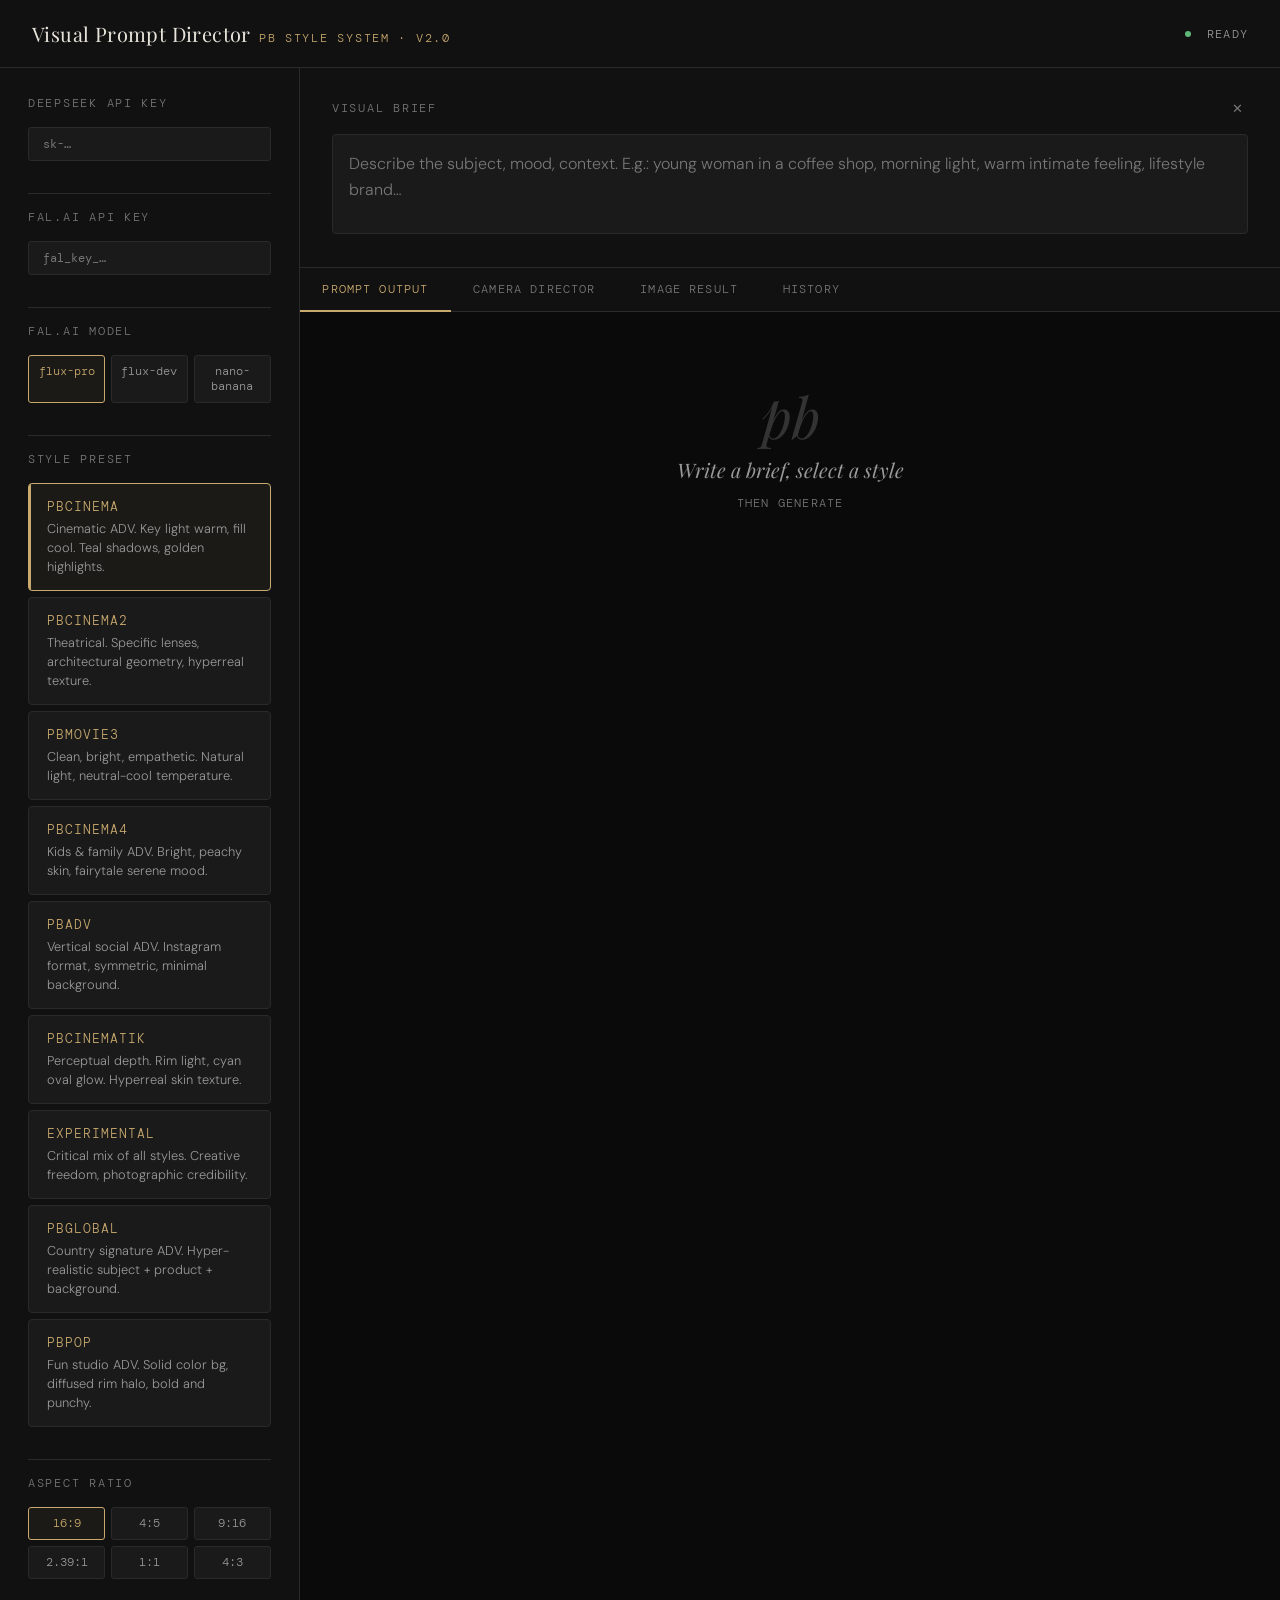
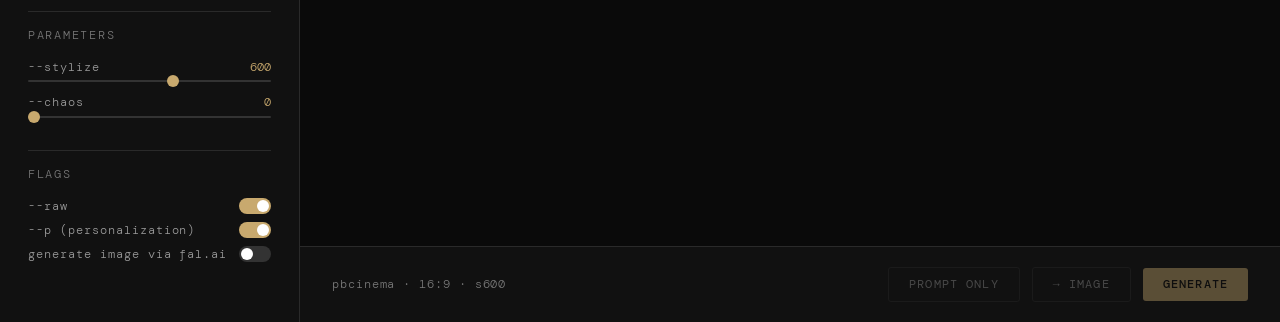
<file: director.html>
<!DOCTYPE html>
<html lang="en">
<head>
<meta charset="UTF-8">
<meta name="viewport" content="width=device-width, initial-scale=1.0">
<title>Visual Prompt Director</title>
<link href="https://fonts.googleapis.com/css2?family=Playfair+Display:ital,wght@0,400;0,700;1,400&family=DM+Mono:wght@300;400;500&family=DM+Sans:wght@300;400;500&display=swap" rel="stylesheet">
<style>
  :root {
    --black: #0a0a0a;
    --surface: #111111;
    --surface2: #1a1a1a;
    --surface3: #222222;
    --border: #2a2a2a;
    --border2: #333333;
    --accent: #c8a96e;
    --accent2: #e8c98e;
    --text: #e8e4dc;
    --muted: #777777;
    --muted2: #999999;
    --cyan: #5cc8d4;
    --error: #e05555;
    --success: #5db87a;
    --60: var(--black);
    --30: var(--surface);
    --10: var(--accent);
  }
  *, *::before, *::after { box-sizing: border-box; margin: 0; padding: 0; }
  body { background: var(--60); color: var(--text); font-family: 'DM Sans', sans-serif; font-weight: 300; min-height: 100vh; overflow-x: hidden; }
  .app { display: grid; grid-template-columns: 300px 1fr; grid-template-rows: auto 1fr; min-height: 100vh; }
  header { grid-column: 1 / -1; background: var(--surface); border-bottom: 1px solid var(--border); padding: 0 2rem; display: flex; align-items: center; justify-content: space-between; height: 68px; }
  .logo { display: flex; align-items: baseline; gap: 0.5rem; }
  .logo-title { font-family: 'Playfair Display', serif; font-size: 1.25rem; color: var(--text); letter-spacing: 0.02em; }
  .logo-sub { font-family: 'DM Mono', monospace; font-size: 0.72rem; color: var(--accent); letter-spacing: 0.15em; text-transform: uppercase; }
  .header-right { display: flex; align-items: center; gap: 1rem; }
  .status-dot { width: 6px; height: 6px; border-radius: 50%; background: var(--success); animation: pulse 2s infinite; }
  @keyframes pulse { 0%, 100% { opacity: 1; } 50% { opacity: 0.4; } }
  .status-label { font-family: 'DM Mono', monospace; font-size: 0.76rem; color: var(--muted2); letter-spacing: 0.1em; text-transform: uppercase; }
  aside { background: var(--surface); border-right: 1px solid var(--border); padding: 1.75rem; overflow-y: auto; }
  .sidebar-section { margin-bottom: 2rem; }
  .sidebar-label { font-family: 'DM Mono', monospace; font-size: 0.72rem; color: var(--muted); letter-spacing: 0.15em; text-transform: uppercase; margin-bottom: 1rem; display: block; }
  .style-grid { display: flex; flex-direction: column; gap: 0.4rem; }
  .style-card { background: var(--surface2); border: 1px solid var(--border); border-radius: 4px; padding: 0.85rem 1.1rem; cursor: pointer; transition: all 0.15s ease; position: relative; }
  .style-card:hover { border-color: var(--border2); background: var(--surface3); }
  .style-card.active { border-color: var(--accent); background: rgba(200, 169, 110, 0.06); }
  .style-card.active::before { content: ''; position: absolute; left: 0; top: 0; bottom: 0; width: 2px; background: var(--accent); border-radius: 4px 0 0 4px; }
  .style-name { font-family: 'DM Mono', monospace; font-size: 0.82rem; color: var(--accent); letter-spacing: 0.08em; text-transform: uppercase; margin-bottom: 0.25rem; }
  .style-desc { font-size: 0.8rem; color: var(--muted2); line-height: 1.5; }
  .ratio-group { display: grid; grid-template-columns: repeat(3, 1fr); gap: 0.35rem; }
  .ratio-btn { background: var(--surface2); border: 1px solid var(--border); border-radius: 3px; padding: 0.5rem; cursor: pointer; font-family: 'DM Mono', monospace; font-size: 0.72rem; color: var(--muted2); text-align: center; transition: all 0.15s; }
  .ratio-btn:hover { border-color: var(--border2); color: var(--text); }
  .ratio-btn.active { border-color: var(--accent); color: var(--accent); background: rgba(200,169,110,0.06); }
  .slider-group { display: flex; flex-direction: column; gap: 0.75rem; }
  .slider-row { display: flex; flex-direction: column; gap: 0.35rem; }
  .slider-header { display: flex; justify-content: space-between; align-items: center; }
  .slider-name { font-family: 'DM Mono', monospace; font-size: 0.76rem; color: var(--muted2); letter-spacing: 0.08em; }
  .slider-val { font-family: 'DM Mono', monospace; font-size: 0.76rem; color: var(--accent); }
  input[type="range"] { width: 100%; -webkit-appearance: none; height: 2px; background: var(--border2); border-radius: 1px; outline: none; }
  input[type="range"]::-webkit-slider-thumb { -webkit-appearance: none; width: 12px; height: 12px; border-radius: 50%; background: var(--accent); cursor: pointer; }
  .toggle-group { display: flex; flex-direction: column; gap: 0.5rem; }
  .toggle-row { display: flex; justify-content: space-between; align-items: center; }
  .toggle-name { font-family: 'DM Mono', monospace; font-size: 0.76rem; color: var(--muted2); letter-spacing: 0.08em; }
  .toggle { width: 32px; height: 16px; background: var(--border2); border-radius: 8px; cursor: pointer; position: relative; transition: background 0.2s; }
  .toggle.on { background: var(--accent); }
  .toggle::after { content: ''; position: absolute; width: 12px; height: 12px; border-radius: 50%; background: white; top: 2px; left: 2px; transition: transform 0.2s; }
  .toggle.on::after { transform: translateX(16px); }
  main { background: var(--black); display: flex; flex-direction: column; overflow: hidden; }
  .brief-section { padding: 1.75rem 2rem; border-bottom: 1px solid var(--border); background: var(--surface); }
  .brief-header { display: flex; justify-content: space-between; align-items: center; margin-bottom: 0.85rem; }
  .brief-label { font-family: 'DM Mono', monospace; font-size: 0.72rem; color: var(--muted); letter-spacing: 0.15em; text-transform: uppercase; }
  .brief-actions { display: flex; gap: 0.5rem; align-items: center; }
  textarea { width: 100%; background: var(--surface2); border: 1px solid var(--border); border-radius: 4px; padding: 1rem; color: var(--text); font-family: 'DM Sans', sans-serif; font-size: 1rem; font-weight: 300; line-height: 1.6; resize: none; height: 100px; outline: none; transition: border-color 0.15s; }
  textarea:focus { border-color: var(--border2); }
  textarea::placeholder { color: var(--muted); }
  .btn { display: inline-flex; align-items: center; gap: 0.4rem; padding: 0.55rem 1.25rem; border: none; border-radius: 3px; cursor: pointer; font-family: 'DM Mono', monospace; font-size: 0.72rem; letter-spacing: 0.1em; text-transform: uppercase; transition: all 0.15s; }
  .btn-primary { background: var(--accent); color: var(--black); font-weight: 500; }
  .btn-primary:hover { background: var(--accent2); }
  .btn-primary:disabled { opacity: 0.4; cursor: not-allowed; }
  .btn-ghost { background: transparent; color: var(--muted2); border: 1px solid var(--border); }
  .btn-ghost:hover { color: var(--text); border-color: var(--border2); }
  .btn-ghost:disabled { opacity: 0.4; cursor: not-allowed; }
  .btn-icon { background: transparent; border: none; color: var(--muted); cursor: pointer; padding: 0.3rem; border-radius: 3px; transition: color 0.15s; font-size: 0.8rem; }
  .btn-icon:hover { color: var(--text); }
  .output-section { flex: 1; overflow-y: auto; padding: 1.75rem 2rem; }
  .prompt-card { background: var(--surface); border: 1px solid var(--border); border-radius: 6px; margin-bottom: 1rem; overflow: hidden; animation: fadeUp 0.3s ease both; }
  @keyframes fadeUp { from { opacity: 0; transform: translateY(8px); } to { opacity: 1; transform: translateY(0); } }
  .prompt-card-header { padding: 0.85rem 1.1rem; border-bottom: 1px solid var(--border); display: flex; justify-content: space-between; align-items: center; background: var(--surface2); }
  .prompt-style-tag { font-family: 'DM Mono', monospace; font-size: 0.76rem; color: var(--accent); letter-spacing: 0.1em; text-transform: uppercase; }
  .prompt-card-actions { display: flex; gap: 0.25rem; }
  .prompt-body { padding: 1.25rem; }
  .prompt-text { font-family: 'DM Mono', monospace; font-size: 0.88rem; color: var(--text); line-height: 1.75; word-break: break-word; white-space: pre-wrap; }
  .prompt-params { margin-top: 0.6rem; font-family: 'DM Mono', monospace; font-size: 0.82rem; color: var(--cyan); }
  .prompt-rationale { margin-top: 0.85rem; padding-top: 0.85rem; border-top: 1px solid var(--border); font-size: 0.86rem; color: var(--muted2); line-height: 1.65; font-style: italic; }
  .loading-bar { height: 1px; background: linear-gradient(90deg, transparent, var(--accent), transparent); background-size: 200% 100%; animation: shimmer 1.5s infinite; margin-bottom: 1rem; }
  @keyframes shimmer { 0% { background-position: -200% 0; } 100% { background-position: 200% 0; } }
  .loading-card { background: var(--surface); border: 1px solid var(--border); border-radius: 6px; padding: 1.5rem; text-align: center; color: var(--muted); font-family: 'DM Mono', monospace; font-size: 0.8rem; letter-spacing: 0.1em; }
  .empty-state { flex: 1; display: flex; flex-direction: column; align-items: center; justify-content: center; text-align: center; padding: 3rem; gap: 0.75rem; }
  .empty-glyph { font-family: 'Playfair Display', serif; font-size: 3.5rem; color: var(--border2); line-height: 1; font-style: italic; }
  .empty-title { font-family: 'Playfair Display', serif; font-size: 1.25rem; color: var(--muted2); font-style: italic; }
  .empty-sub { font-family: 'DM Mono', monospace; font-size: 0.76rem; color: var(--muted); letter-spacing: 0.1em; text-transform: uppercase; }
  .api-key-row { display: flex; gap: 0.5rem; align-items: center; }
  input[type="password"], input[type="text"] { flex: 1; background: var(--surface2); border: 1px solid var(--border); border-radius: 3px; padding: 0.5rem 0.85rem; color: var(--text); font-family: 'DM Mono', monospace; font-size: 0.76rem; outline: none; transition: border-color 0.15s; }
  input:focus { border-color: var(--border2); }
  input::placeholder { color: var(--muted); }
  .toast { position: fixed; bottom: 1.5rem; right: 1.5rem; background: var(--surface2); border: 1px solid var(--border2); border-radius: 4px; padding: 0.85rem 1.1rem; font-family: 'DM Mono', monospace; font-size: 0.76rem; color: var(--text); letter-spacing: 0.08em; z-index: 100; animation: slideIn 0.2s ease; display: flex; align-items: center; gap: 0.5rem; }
  @keyframes slideIn { from { opacity: 0; transform: translateY(8px); } to { opacity: 1; transform: translateY(0); } }
  .toast.success { border-color: var(--success); }
  .toast.error { border-color: var(--error); }
  .divider { height: 1px; background: var(--border); margin: 1rem 0; }
  ::-webkit-scrollbar { width: 4px; }
  ::-webkit-scrollbar-track { background: transparent; }
  ::-webkit-scrollbar-thumb { background: var(--border2); border-radius: 2px; }
  .generate-bar { padding: 1.25rem 2rem; background: var(--surface); border-top: 1px solid var(--border); display: flex; gap: 0.75rem; align-items: center; }
  .generate-info { flex: 1; font-family: 'DM Mono', monospace; font-size: 0.72rem; color: var(--muted); letter-spacing: 0.08em; }
  .image-result { margin-top: 1rem; border: 1px solid var(--border); border-radius: 6px; overflow: hidden; }
  .image-result img { width: 100%; height: auto; display: block; }
  .image-result-bar { background: var(--surface2); border-top: 1px solid var(--border); padding: 0.5rem 1rem; display: flex; justify-content: space-between; align-items: center; }
  .image-result-meta { font-family: 'DM Mono', monospace; font-size: 0.72rem; color: var(--muted); letter-spacing: 0.08em; }
  .tab-bar { display: flex; gap: 0; border-bottom: 1px solid var(--border); background: var(--surface); }
  .tab { padding: 0.85rem 1.4rem; font-family: 'DM Mono', monospace; font-size: 0.72rem; color: var(--muted); letter-spacing: 0.1em; text-transform: uppercase; cursor: pointer; border-bottom: 2px solid transparent; transition: all 0.15s; margin-bottom: -1px; }
  .tab:hover { color: var(--text); }
  .tab.active { color: var(--accent); border-bottom-color: var(--accent); }
  .tab-content { display: none; }
  .tab-content.active { display: block; }
  .copied-flash { color: var(--success) !important; transition: color 0.3s; }

  /* ─── CAMERA ANGLE CONTROL ─── */
  .camera-block {
    background: var(--surface);
    border: 1px solid var(--border);
    border-radius: 6px;
    margin-bottom: 1rem;
    overflow: hidden;
  }
  .camera-block-header {
    padding: 0.85rem 1.1rem;
    border-bottom: 1px solid var(--border);
    background: var(--surface2);
    display: flex;
    justify-content: space-between;
    align-items: center;
  }
  .camera-block-title {
    font-family: 'DM Mono', monospace;
    font-size: 0.76rem;
    color: var(--accent);
    letter-spacing: 0.1em;
    text-transform: uppercase;
  }
  .camera-block-body {
    padding: 1.25rem;
    display: grid;
    grid-template-columns: 180px 1fr;
    gap: 1.25rem;
    align-items: start;
  }
  /* reference image drop zone */
  .ref-drop {
    position: relative;
    border: 1px dashed var(--border2);
    border-radius: 4px;
    aspect-ratio: 4/5;
    background: var(--surface2);
    display: flex;
    flex-direction: column;
    align-items: center;
    justify-content: center;
    cursor: pointer;
    overflow: hidden;
    transition: border-color 0.15s;
  }
  .ref-drop:hover { border-color: var(--accent); }
  .ref-drop.has-image { border-style: solid; border-color: var(--border2); }
  .ref-drop.dragover { border-color: var(--accent); background: rgba(200,169,110,0.06); }
  .ref-drop img {
    position: absolute; inset: 0;
    width: 100%; height: 100%;
    object-fit: cover;
  }
  .ref-drop-label {
    font-family: 'DM Mono', monospace;
    font-size: 0.68rem;
    color: var(--muted);
    letter-spacing: 0.1em;
    text-transform: uppercase;
    text-align: center;
    line-height: 1.6;
    padding: 0 0.75rem;
  }
  .ref-drop-icon {
    font-size: 1.5rem;
    color: var(--border2);
    margin-bottom: 0.4rem;
    line-height: 1;
  }
  .ref-drop-overlay {
    position: absolute;
    inset: 0;
    background: rgba(0,0,0,0.55);
    display: flex;
    align-items: center;
    justify-content: center;
    opacity: 0;
    transition: opacity 0.15s;
  }
  .ref-drop:hover .ref-drop-overlay { opacity: 1; }
  .ref-drop-overlay span {
    font-family: 'DM Mono', monospace;
    font-size: 0.68rem;
    color: var(--text);
    letter-spacing: 0.1em;
    text-transform: uppercase;
  }
  /* camera controls right */
  .camera-controls {
    display: flex;
    flex-direction: column;
    gap: 1rem;
  }
  .cam-row {
    display: flex;
    flex-direction: column;
    gap: 0.35rem;
  }
  .cam-row-header {
    display: flex;
    justify-content: space-between;
    align-items: center;
  }
  .cam-axis-label {
    font-family: 'DM Mono', monospace;
    font-size: 0.7rem;
    color: var(--muted2);
    letter-spacing: 0.1em;
    text-transform: uppercase;
  }
  .cam-axis-val {
    font-family: 'DM Mono', monospace;
    font-size: 0.7rem;
    color: var(--accent);
  }
  /* 3d gizmo canvas */
  .cam-gizmo-wrap {
    position: relative;
    height: 100px;
    background: var(--surface2);
    border: 1px solid var(--border);
    border-radius: 4px;
    overflow: hidden;
    cursor: crosshair;
  }
  canvas.gizmo-canvas {
    display: block;
    width: 100%;
    height: 100%;
  }
  .cam-prompt-row {
    background: var(--surface2);
    border: 1px solid var(--border);
    border-radius: 4px;
    padding: 0.65rem 0.85rem;
  }
  .cam-prompt-label {
    font-family: 'DM Mono', monospace;
    font-size: 0.65rem;
    color: var(--muted);
    letter-spacing: 0.1em;
    text-transform: uppercase;
    margin-bottom: 0.3rem;
  }
  .cam-prompt-text {
    font-family: 'DM Mono', monospace;
    font-size: 0.8rem;
    color: var(--cyan);
    line-height: 1.5;
  }
  .camera-actions {
    display: flex;
    gap: 0.5rem;
    margin-top: 0.25rem;
    flex-wrap: wrap;
  }
  .cam-preset-group {
    display: flex;
    flex-direction: column;
    gap: 0.35rem;
  }
  .cam-presets {
    display: flex;
    flex-wrap: wrap;
    gap: 0.3rem;
  }
  .cam-preset-btn {
    background: var(--surface2);
    border: 1px solid var(--border);
    border-radius: 3px;
    padding: 0.3rem 0.6rem;
    cursor: pointer;
    font-family: 'DM Mono', monospace;
    font-size: 0.65rem;
    color: var(--muted2);
    letter-spacing: 0.06em;
    transition: all 0.15s;
    white-space: nowrap;
  }
  .cam-preset-btn:hover { border-color: var(--accent); color: var(--accent); }
  .cam-preset-btn.active { border-color: var(--accent); color: var(--accent); background: rgba(200,169,110,0.08); }
  /* strength slider for reference image */
  .ref-strength-row {
    margin-top: 0.5rem;
  }
  #input-file-ref { display: none; }
</style>
</head>
<body>

<div class="app">

  <header>
    <div class="logo">
      <span class="logo-title">Visual Prompt Director</span>
      <span class="logo-sub">pb style system · v2.0</span>
    </div>
    <div class="header-right">
      <div class="status-dot"></div>
      <span class="status-label">Ready</span>
    </div>
  </header>

  <aside>
    <div class="sidebar-section">
      <span class="sidebar-label">DeepSeek API Key</span>
      <div class="api-key-row">
        <input type="password" id="deepseekApiKey" placeholder="sk-…" autocomplete="off" />
      </div>
    </div>
    <div class="divider"></div>
    <div class="sidebar-section">
      <span class="sidebar-label">fal.ai API Key</span>
      <div class="api-key-row">
        <input type="password" id="falApiKey" placeholder="fal_key_…" autocomplete="off" />
      </div>
    </div>
    <div class="divider"></div>
    <div class="sidebar-section">
      <span class="sidebar-label">fal.ai Model</span>
      <div class="ratio-group" id="falModelGroup">
        <div class="ratio-btn active" data-model="fal-ai/flux-pro" title="~$0.05/img">flux-pro</div>
        <div class="ratio-btn" data-model="fal-ai/flux/dev" title="~$0.025/img">flux-dev</div>
        <div class="ratio-btn" data-model="fal-ai/nano-banana-2" title="~$0.08/img">nano-banana</div>
      </div>
    </div>
    <div class="divider"></div>
    <div class="sidebar-section">
      <span class="sidebar-label">Style Preset</span>
      <div class="style-grid" id="styleGrid">
        <div class="style-card active" data-style="pbcinema"><div class="style-name">pbcinema</div><div class="style-desc">Cinematic ADV. Key light warm, fill cool. Teal shadows, golden highlights.</div></div>
        <div class="style-card" data-style="pbcinema2"><div class="style-name">pbcinema2</div><div class="style-desc">Theatrical. Specific lenses, architectural geometry, hyperreal texture.</div></div>
        <div class="style-card" data-style="pbmovie3"><div class="style-name">pbmovie3</div><div class="style-desc">Clean, bright, empathetic. Natural light, neutral-cool temperature.</div></div>
        <div class="style-card" data-style="pbcinema4"><div class="style-name">pbcinema4</div><div class="style-desc">Kids & family ADV. Bright, peachy skin, fairytale serene mood.</div></div>
        <div class="style-card" data-style="pbadv"><div class="style-name">pbadv</div><div class="style-desc">Vertical social ADV. Instagram format, symmetric, minimal background.</div></div>
        <div class="style-card" data-style="pbcinematik"><div class="style-name">pbcinematik</div><div class="style-desc">Perceptual depth. Rim light, cyan oval glow. Hyperreal skin texture.</div></div>
        <div class="style-card" data-style="experimental"><div class="style-name">experimental</div><div class="style-desc">Critical mix of all styles. Creative freedom, photographic credibility.</div></div>
        <div class="style-card" data-style="pbglobal"><div class="style-name">pbglobal</div><div class="style-desc">Country signature ADV. Hyper-realistic subject + product + background.</div></div>
        <div class="style-card" data-style="pbpop"><div class="style-name">pbpop</div><div class="style-desc">Fun studio ADV. Solid color bg, diffused rim halo, bold and punchy.</div></div>
      </div>
    </div>
    <div class="divider"></div>
    <div class="sidebar-section">
      <span class="sidebar-label">Aspect Ratio</span>
      <div class="ratio-group" id="ratioGroup">
        <div class="ratio-btn active" data-ratio="16:9">16:9</div>
        <div class="ratio-btn" data-ratio="4:5">4:5</div>
        <div class="ratio-btn" data-ratio="9:16">9:16</div>
        <div class="ratio-btn" data-ratio="2.39:1">2.39:1</div>
        <div class="ratio-btn" data-ratio="1:1">1:1</div>
        <div class="ratio-btn" data-ratio="4:3">4:3</div>
      </div>
    </div>
    <div class="divider"></div>
    <div class="sidebar-section">
      <span class="sidebar-label">Parameters</span>
      <div class="slider-group">
        <div class="slider-row">
          <div class="slider-header"><span class="slider-name">--stylize</span><span class="slider-val" id="stylizeVal">600</span></div>
          <input type="range" id="stylizeSlider" min="0" max="1000" step="50" value="600">
        </div>
        <div class="slider-row">
          <div class="slider-header"><span class="slider-name">--chaos</span><span class="slider-val" id="chaosVal">0</span></div>
          <input type="range" id="chaosSlider" min="0" max="100" step="5" value="0">
        </div>
      </div>
    </div>
    <div class="divider"></div>
    <div class="sidebar-section">
      <span class="sidebar-label">Flags</span>
      <div class="toggle-group">
        <div class="toggle-row"><span class="toggle-name">--raw</span><div class="toggle on" id="toggleRaw"></div></div>
        <div class="toggle-row"><span class="toggle-name">--p (personalization)</span><div class="toggle on" id="toggleP"></div></div>
        <div class="toggle-row"><span class="toggle-name">generate image via fal.ai</span><div class="toggle" id="toggleFal"></div></div>
      </div>
    </div>
  </aside>

  <main>
    <div class="brief-section">
      <div class="brief-header">
        <span class="brief-label">Visual Brief</span>
        <div class="brief-actions"><button class="btn-icon" id="clearBtn" title="Clear">✕</button></div>
      </div>
      <textarea id="briefInput" placeholder="Describe the subject, mood, context. E.g.: young woman in a coffee shop, morning light, warm intimate feeling, lifestyle brand…"></textarea>
    </div>

    <div class="tab-bar">
      <div class="tab active" data-tab="prompt">Prompt Output</div>
      <div class="tab" data-tab="camera">Camera Director</div>
      <div class="tab" data-tab="image">Image Result</div>
      <div class="tab" data-tab="history">History</div>
    </div>

    <div class="output-section">

      <!-- PROMPT TAB -->
      <div class="tab-content active" id="tabPrompt">
        <div class="empty-state" id="emptyState"><div class="empty-glyph">pb</div><div class="empty-title">Write a brief, select a style</div><div class="empty-sub">then generate</div></div>
        <div id="promptOutput" style="display:none"></div>
      </div>

      <!-- CAMERA DIRECTOR TAB -->
      <div class="tab-content" id="tabCamera">
        <div class="camera-block">
          <div class="camera-block-header">
            <span class="camera-block-title">Camera Angle Control</span>
            <span style="font-family:'DM Mono',monospace;font-size:0.65rem;color:var(--muted);letter-spacing:0.08em">drag gizmo · drop reference · send to fal.ai</span>
          </div>
          <div class="camera-block-body">

            <!-- LEFT: reference image -->
            <div>
              <div class="ref-drop" id="refDrop">
                <div class="ref-drop-icon">⊕</div>
                <div class="ref-drop-label">drop image<br>or click</div>
                <div class="ref-drop-overlay"><span>change ref</span></div>
              </div>
              <input type="file" id="input-file-ref" accept="image/*">

            </div>

            <!-- RIGHT: controls -->
            <div class="camera-controls">

              <!-- Vertical tilt -->
              <div class="cam-row">
                <div class="cam-row-header">
                  <span class="cam-axis-label">vertical · tilt</span>
                  <span class="cam-axis-val" id="tiltLabel">Eye Level</span>
                </div>
                <div class="cam-gizmo-wrap" id="tiltGizmo">
                  <canvas class="gizmo-canvas" id="tiltCanvas"></canvas>
                </div>
              </div>

              <!-- Horizontal pan -->
              <div class="cam-row">
                <div class="cam-row-header">
                  <span class="cam-axis-label">horizontal · pan</span>
                  <span class="cam-axis-val" id="panLabel">Frontal</span>
                </div>
                <div class="cam-gizmo-wrap" id="panGizmo">
                  <canvas class="gizmo-canvas" id="panCanvas"></canvas>
                </div>
              </div>

              <!-- Diagonal roll -->
              <div class="cam-row">
                <div class="cam-row-header">
                  <span class="cam-axis-label">diagonal · roll</span>
                  <span class="cam-axis-val" id="rollLabel">Straight</span>
                </div>
                <div class="cam-gizmo-wrap" id="rollGizmo">
                  <canvas class="gizmo-canvas" id="rollCanvas"></canvas>
                </div>
              </div>

              <!-- Presets -->
              <div class="cam-preset-group">
                <span class="cam-axis-label">presets</span>
                <div class="cam-presets" id="camPresets">
                  <div class="cam-preset-btn" data-preset="eye">eye level</div>
                  <div class="cam-preset-btn" data-preset="low">low angle</div>
                  <div class="cam-preset-btn" data-preset="high">high angle</div>
                  <div class="cam-preset-btn" data-preset="birds">bird's eye</div>
                  <div class="cam-preset-btn" data-preset="worm">worm's eye</div>
                  <div class="cam-preset-btn" data-preset="dutch">dutch tilt</div>
                  <div class="cam-preset-btn" data-preset="pov">pov</div>
                  <div class="cam-preset-btn" data-preset="over">over-shoulder</div>
                </div>
              </div>

              <!-- Resulting prompt fragment -->
              <div class="cam-prompt-row">
                <div class="cam-prompt-label">camera prompt fragment</div>
                <div class="cam-prompt-text" id="camPromptText">eye level shot, frontal composition, straight horizon</div>
              </div>

              <!-- Actions -->
              <div class="camera-actions">
                <button class="btn btn-ghost" id="copyCamPromptBtn">⎘ copy fragment</button>
                <button class="btn btn-primary" id="sendRefToFalBtn" disabled>→ send to fal.ai</button>
              </div>

            </div>
          </div>
        </div>
      </div>

      <!-- IMAGE TAB -->
      <div class="tab-content" id="tabImage">
        <div class="empty-state" id="imageEmpty"><div class="empty-glyph">◎</div><div class="empty-title" id="imageEmptyTitle">Enable fal.ai generation</div><div class="empty-sub" id="imageEmptySub">toggle in sidebar + add api key</div></div>
        <div id="imageOutput" style="display:none"></div>
      </div>

      <!-- HISTORY TAB -->
      <div class="tab-content" id="tabHistory">
        <div class="empty-state" id="historyEmpty"><div class="empty-glyph">≡</div><div class="empty-title">No history yet</div><div class="empty-sub">generated prompts will appear here</div></div>
        <div id="historyList" style="display:none"></div>
      </div>

    </div>

    <div class="generate-bar">
      <div class="generate-info" id="generateInfo">Select a style and write a brief</div>
      <button class="btn btn-ghost" id="promptOnlyBtn">Prompt only</button>
      <button class="btn btn-ghost" id="imageDirectBtn" disabled title="Send your prompt directly to fal.ai — no DeepSeek">→ Image</button>
      <button class="btn btn-primary" id="generateBtn" disabled>Generate</button>
    </div>

  </main>
</div>

<div id="toastContainer"></div>

<script>
// ─── RATIO / FAL ───────────────────────────────────────────────
const RATIO_DIMS = {
  '16:9':   { width: 1344, height: 768 },
  '4:5':    { width: 768,  height: 960 },
  '9:16':   { width: 768,  height: 1344 },
  '2.39:1': { width: 1344, height: 562 },
  '1:1':    { width: 1024, height: 1024 },
  '4:3':    { width: 1024, height: 768 }
};

function buildFalBody(model, prompt, dims, imageUrl, refStrength) {
  const base = { prompt, image_size: { width: dims.width, height: dims.height }, num_images: 1 };
  if (imageUrl) {
    base.image_url = imageUrl;
    base.strength = refStrength || 0.75;
  }
  if (model.includes('flux')) {
    return { ...base, num_inference_steps: 28, guidance_scale: 3.5, safety_tolerance: 2 };
  }
  return base;
}

const HISTORY_KEY = 'pb_history_v1';
const HISTORY_MAX = 50;

const state = {
  style: 'pbcinema', ratio: '16:9', stylize: 600, chaos: 0,
  raw: true, personalization: true, falEnabled: false, falModel: 'fal-ai/flux-pro', generating: false,
  history: JSON.parse(localStorage.getItem(HISTORY_KEY) || '[]'),
  // camera state
  camTilt: 0,    // -1 (worm) to +1 (bird)
  camPan: 0,     // -1 (left) to +1 (right)
  camRoll: 0,    // -1 to +1 diagonal
  refImageDataUrl: null,
  refStrength: 0.75
};

// ─── STYLES ────────────────────────────────────────────────────
const styles = {
  pbcinema: { name: 'pbcinema', defaultRatio: '16:9', defaultStylize: 600, build: (brief, params) => ({ prompt: `${brief}, hyperrealistic cinematic photography, central symmetric composition with clear foreground midground background separation, warm key light source with cool fill light, teal blue shadows and golden highlights color grading, peachy warm skin tones, subtle dodge and burn modeling, fine 35mm analog film grain, professional advertising photography, ultra detailed surface textures`, params: buildParams(params), rationale: 'Cinematic advertising look. The warm/cool split and teal-gold grading give it the commercial depth typical of high-end brand campaigns.' }) },
  pbcinema2: { name: 'pbcinema2', defaultRatio: '2.39:1', defaultStylize: 650, build: (brief, params) => ({ prompt: `${brief}, shot on 65mm T2.0 anamorphic, theatrical cinematic photography, strong central symmetry with marked architectural geometry, warm key light with cool fill, advanced dodge and burn skin modeling, teal blue shadows with golden highlight transitions, soft contrast with hyperrealistic texture detail, cinematic analog film grain`, params: buildParams(params), rationale: 'Theatrical evolution. The anamorphic lens choice and architectural geometry add a cinematic gravitas that feels premium and editorial.' }) },
  pbmovie3: { name: 'pbmovie3', defaultRatio: '16:9', defaultStylize: 500, build: (brief, params) => ({ prompt: `${brief}, clean cinematic photography with bright natural or believable simulated lighting, neutral to cool color temperature avoiding warm yellow cast, soft gradient transitions, subtle blue shadow accent, low soft contrast, clear natural skin tones without yellow shift, defined textures without harsh rendering, editorial advertising quality, empathetic composed mood`, params: buildParams(params), rationale: 'Bright and empathetic. Works well for lifestyle, wellness, and human-centered campaigns where warmth comes from the subject, not the color grade.' }) },
  pbcinema4: { name: 'pbcinema4 (kids ADV)', defaultRatio: '4:5', defaultStylize: 500, build: (brief, params) => ({ prompt: `${brief}, very bright family advertising photography with balanced neutral to cool lighting, subtle golden light accents without heavy warmth, luminous peachy pink skin tones explicitly no yellow cast, soft teal touched shadow transitions, clear bright highlight rendering, marked depth of field composition with foreground subject and narrative supporting objects, empathetic fairytale serene mood, child friendly premium accessible aesthetic`, params: buildParams({ ...params, ratio: '4:5' }), rationale: 'Optimized for kids and family campaigns. The luminous quality and soft fairytale mood create trust and warmth without feeling cheap or saccharine.' }) },
  pbadv: { name: 'pbadv', defaultRatio: '4:5', defaultStylize: 500, build: (brief, params) => ({ prompt: `${brief}, clean vertical social media advertising photography, strong central symmetric subject placement, minimal blurred background with controlled depth, natural neutral cool lighting without color dominance, soft bluish shadow detail, controlled natural color palette, empathetic serene premium accessible mood, optimized for Instagram advertising format`, params: buildParams({ ...params, ratio: params.ratio === '9:16' ? '9:16' : '4:5' }), rationale: 'Built for Instagram and social ADV. The vertical format and minimal background keep focus on the subject across all feed placements.' }) },
  pbcinematik: { name: 'pbcinematik', defaultRatio: '16:9', defaultStylize: 650, build: (brief, params) => ({ prompt: `${brief}, cinematic photography with strong perceptual depth emphasis, very subtle lateral rim light at low intensity, soft semi-transparent cyan horizontal oval gradient glow positioned behind and slightly above subject head not perfectly centered, no extreme contrast or heavy shadows, hyperrealistic skin texture with clearly visible pores and real cutaneous detail, absolutely no skin smoothing no airbrushing no plastic effect, deep silent cinematic mood with believable photographic credibility`, params: buildParams(params), rationale: 'The signature cyan glow and hyperreal skin texture create a distinctive visual depth. Strong for portrait-driven campaigns where the face is the product.' }) },
  experimental: { name: 'experimental', defaultRatio: '16:9', defaultStylize: 800, build: (brief, params) => ({ prompt: `${brief}, experimental cinematic photography blending warm key light with cool cinematic fill, perceptual depth with subtle rim definition, soft teal shadow gradient with restrained golden highlight, hyperrealistic texture rendering without skin smoothing, unconventional composition that breaks symmetric convention while maintaining photographic credibility, editorial advertising mood with unexpected spatial tension`, params: buildParams({ ...params, raw: false }), rationale: 'Critical mix of all pb styles. No --raw flag here to let V8 interpret more freely. Best for creative exploration before locking a campaign direction.' }) },
  pbpop: { name: 'pbpop (fun studio ADV)', defaultRatio: '4:5', defaultStylize: 550, build: (brief, params) => ({ prompt: `${brief}, hyperrealistic commercial advertising photography, subject in close foreground with extreme detail, confident playful expressive energy, bold punchy fun advertising mood, background is a single flat solid color fill completely uniform no gradient no texture, wide diffused rim backlight halo behind subject creating clean luminous separation from background, soft wrap light on subject face for flatness, studio setup feel with sharp product-level detail on subject, contemporary bold ADV aesthetic, no environmental context no props no distracting elements, subject fills the frame dominantly`, params: buildParams({ ...params, ratio: params.ratio === '9:16' ? '9:16' : '4:5' }), rationale: 'Studio ADV with pure solid-color background and diffused rim halo. The flat bg + luminous separation creates instant shelf impact.' }) },
  pbglobal: { name: 'pbglobal (country signature)', defaultRatio: '4:5', defaultStylize: 600, build: (brief, params) => ({ prompt: `${brief}, single advertising photography panel, hyper-realistic commercial photography, young adult from the represented country with realistic regionally coherent physical traits, neutral confident slightly cinematic expression, minimal authentic contemporary clothing, subject holds iconic country product toward camera in strong foreground dominance, product is photorealistic with clean minimal label slightly premium positioning, background is an environment tied to country identity with shallow depth of field integrated naturally, bold country name uppercase large at top of frame, product name smaller clean sans-serif below, natural directional light soft cinematic contrast consistent across frame, ultra high resolution editorial advertising hybrid`, params: buildParams({ ...params, ratio: '4:5' }), rationale: 'Built for country signature campaigns. Each image works as a standalone advertising poster.' }) }
};

function buildParams({ ratio, stylize, chaos, raw, personalization }) {
  let p = `--ar ${ratio} --s ${stylize}`;
  if (raw) p += ' --raw';
  if (personalization) p += ' --p';
  if (chaos > 0) p += ` --chaos ${chaos}`;
  p += ' --v 8';
  return p;
}

// ─── CAMERA ANGLE SYSTEM ──────────────────────────────────────

const TILT_LABELS = [
  { v: -1,   label: "worm's eye" },
  { v: -0.6, label: "low angle" },
  { v: -0.2, label: "slight low" },
  { v: 0,    label: "eye level" },
  { v: 0.2,  label: "slight high" },
  { v: 0.6,  label: "high angle" },
  { v: 1,    label: "bird's eye" }
];
const PAN_LABELS = [
  { v: -1,   label: "far left" },
  { v: -0.5, label: "left" },
  { v: -0.2, label: "slight left" },
  { v: 0,    label: "frontal" },
  { v: 0.2,  label: "slight right" },
  { v: 0.5,  label: "right" },
  { v: 1,    label: "far right" }
];
const ROLL_LABELS = [
  { v: -1,   label: "dutch left" },
  { v: -0.4, label: "tilt left" },
  { v: 0,    label: "straight" },
  { v: 0.4,  label: "tilt right" },
  { v: 1,    label: "dutch right" }
];

function closestLabel(val, arr) {
  return arr.reduce((a, b) => Math.abs(b.v - val) < Math.abs(a.v - val) ? b : a).label;
}

function buildCamPrompt() {
  const tilt = closestLabel(state.camTilt, TILT_LABELS);
  const pan = closestLabel(state.camPan, PAN_LABELS);
  const roll = closestLabel(state.camRoll, ROLL_LABELS);
  let parts = [];
  if (tilt !== 'eye level') parts.push(tilt + ' shot');
  else parts.push('eye level shot');
  if (pan !== 'frontal') parts.push(pan + ' composition');
  else parts.push('frontal composition');
  if (roll !== 'straight') parts.push(roll + ' horizon');
  else parts.push('straight horizon');
  return parts.join(', ');
}

function updateCamPromptDisplay() {
  document.getElementById('camPromptText').textContent = buildCamPrompt();
  document.getElementById('tiltLabel').textContent = cap(closestLabel(state.camTilt, TILT_LABELS));
  document.getElementById('panLabel').textContent = cap(closestLabel(state.camPan, PAN_LABELS));
  document.getElementById('rollLabel').textContent = cap(closestLabel(state.camRoll, ROLL_LABELS));
}

// ─── GIZMO CANVAS DRAWING ─────────────────────────────────────

function drawTiltGizmo(canvas, val) {
  const ctx = canvas.getContext('2d');
  const W = canvas.width, H = canvas.height;
  ctx.clearRect(0, 0, W, H);
  // bg grid
  ctx.strokeStyle = '#1e1e1e';
  ctx.lineWidth = 1;
  for (let i = 0; i <= W; i += 20) { ctx.beginPath(); ctx.moveTo(i, 0); ctx.lineTo(i, H); ctx.stroke(); }
  for (let j = 0; j <= H; j += 20) { ctx.beginPath(); ctx.moveTo(0, j); ctx.lineTo(W, j); ctx.stroke(); }
  // axis line
  ctx.strokeStyle = '#2a2a2a';
  ctx.lineWidth = 1;
  ctx.beginPath(); ctx.moveTo(0, H/2); ctx.lineTo(W, H/2); ctx.stroke();
  // camera icon track
  const nx = W / 2; // fixed horizontal center
  const ny = H/2 - val * (H/2 - 12);
  // track dot line
  ctx.strokeStyle = '#333';
  ctx.setLineDash([3,3]);
  ctx.beginPath(); ctx.moveTo(nx, 12); ctx.lineTo(nx, H-12); ctx.stroke();
  ctx.setLineDash([]);
  // horizon indicator
  const horizY = H/2 - val * (H/2 - 12);
  // subject silhouette (simple rectangle)
  ctx.fillStyle = '#222';
  ctx.fillRect(W/2 - 20, H/2 - 20, 40, 38);
  ctx.fillStyle = '#2a2a2a';
  ctx.beginPath(); ctx.arc(W/2, H/2 - 24, 12, 0, Math.PI*2); ctx.fill();
  // camera dot
  ctx.fillStyle = '#c8a96e';
  ctx.beginPath(); ctx.arc(nx, ny, 6, 0, Math.PI*2); ctx.fill();
  ctx.strokeStyle = '#c8a96e';
  ctx.lineWidth = 1.5;
  ctx.beginPath(); ctx.moveTo(nx, ny); ctx.lineTo(W/2, H/2 - 10); ctx.stroke();
  // label zone
  ctx.fillStyle = '#555';
  ctx.font = '9px DM Mono, monospace';
  ctx.textAlign = 'left';
  ctx.fillText('↑ bird', 6, 14);
  ctx.fillText('↓ worm', 6, H-4);
}

function drawPanGizmo(canvas, val) {
  const ctx = canvas.getContext('2d');
  const W = canvas.width, H = canvas.height;
  ctx.clearRect(0, 0, W, H);
  ctx.strokeStyle = '#1e1e1e';
  ctx.lineWidth = 1;
  for (let i = 0; i <= W; i += 20) { ctx.beginPath(); ctx.moveTo(i, 0); ctx.lineTo(i, H); ctx.stroke(); }
  for (let j = 0; j <= H; j += 20) { ctx.beginPath(); ctx.moveTo(0, j); ctx.lineTo(W, j); ctx.stroke(); }
  ctx.strokeStyle = '#2a2a2a';
  ctx.beginPath(); ctx.moveTo(W/2, 0); ctx.lineTo(W/2, H); ctx.stroke();
  // subject
  ctx.fillStyle = '#222';
  ctx.fillRect(W/2 - 16, H/2 - 22, 32, 38);
  ctx.fillStyle = '#2a2a2a';
  ctx.beginPath(); ctx.arc(W/2, H/2 - 26, 11, 0, Math.PI*2); ctx.fill();
  // camera dot
  const nx = W/2 + val * (W/2 - 12);
  const ny = H/2;
  ctx.fillStyle = '#c8a96e';
  ctx.beginPath(); ctx.arc(nx, ny, 6, 0, Math.PI*2); ctx.fill();
  ctx.strokeStyle = '#c8a96e';
  ctx.lineWidth = 1.5;
  ctx.beginPath(); ctx.moveTo(nx, ny); ctx.lineTo(W/2, H/2); ctx.stroke();
  ctx.fillStyle = '#555'; ctx.font = '9px DM Mono, monospace';
  ctx.textAlign = 'left'; ctx.fillText('← left', 4, H-4);
  ctx.textAlign = 'right'; ctx.fillText('right →', W-4, H-4);
}

function drawRollGizmo(canvas, val) {
  const ctx = canvas.getContext('2d');
  const W = canvas.width, H = canvas.height;
  ctx.clearRect(0, 0, W, H);
  ctx.strokeStyle = '#1e1e1e';
  ctx.lineWidth = 1;
  for (let i = 0; i <= W; i += 20) { ctx.beginPath(); ctx.moveTo(i, 0); ctx.lineTo(i, H); ctx.stroke(); }
  for (let j = 0; j <= H; j += 20) { ctx.beginPath(); ctx.moveTo(0, j); ctx.lineTo(W, j); ctx.stroke(); }
  // horizon line rotated
  const angle = val * 25 * Math.PI / 180;
  ctx.save();
  ctx.translate(W/2, H/2);
  ctx.rotate(angle);
  ctx.strokeStyle = '#c8a96e';
  ctx.lineWidth = 1.5;
  ctx.setLineDash([6,3]);
  ctx.beginPath(); ctx.moveTo(-W/2, 0); ctx.lineTo(W/2, 0); ctx.stroke();
  ctx.setLineDash([]);
  // center camera icon
  ctx.fillStyle = '#c8a96e';
  ctx.beginPath(); ctx.arc(0, 0, 5, 0, Math.PI*2); ctx.fill();
  // tick marks
  ctx.fillStyle = '#c8a96e';
  ctx.fillRect(-3, -12, 6, 4);
  ctx.restore();
  // subject silhouette
  ctx.fillStyle = '#222';
  ctx.fillRect(W/2 - 14, H/2 - 20, 28, 34);
  ctx.fillStyle = '#2a2a2a';
  ctx.beginPath(); ctx.arc(W/2, H/2 - 24, 10, 0, Math.PI*2); ctx.fill();
  ctx.fillStyle = '#555'; ctx.font = '9px DM Mono, monospace';
  ctx.textAlign = 'center'; ctx.fillText('← dutch left  ·  dutch right →', W/2, H-4);
}

function resizeCanvas(canvas, wrapper) {
  canvas.width = wrapper.clientWidth;
  canvas.height = wrapper.clientHeight;
}

function redrawAll() {
  ['tilt', 'pan', 'roll'].forEach(axis => {
    const canvas = document.getElementById(axis + 'Canvas');
    const wrapper = document.getElementById(axis + 'Gizmo');
    resizeCanvas(canvas, wrapper);
    if (axis === 'tilt') drawTiltGizmo(canvas, state.camTilt);
    if (axis === 'pan') drawPanGizmo(canvas, state.camPan);
    if (axis === 'roll') drawRollGizmo(canvas, state.camRoll);
  });
  updateCamPromptDisplay();
}

// ─── GIZMO INTERACTION ────────────────────────────────────────

function attachGizmoDrag(gizmoId, axis) {
  const wrap = document.getElementById(gizmoId);
  let dragging = false;

  function getVal(e) {
    const rect = wrap.getBoundingClientRect();
    const clientX = e.touches ? e.touches[0].clientX : e.clientX;
    const clientY = e.touches ? e.touches[0].clientY : e.clientY;
    const rx = (clientX - rect.left) / rect.width;  // 0..1
    const ry = (clientY - rect.top) / rect.height;  // 0..1
    if (axis === 'tilt') return Math.max(-1, Math.min(1, -(ry * 2 - 1))); // top=+1 bottom=-1
    if (axis === 'pan') return Math.max(-1, Math.min(1, rx * 2 - 1));     // left=-1 right=+1
    if (axis === 'roll') return Math.max(-1, Math.min(1, rx * 2 - 1));
  }

  function onDown(e) { dragging = true; apply(e); e.preventDefault(); }
  function onMove(e) { if (!dragging) return; apply(e); e.preventDefault(); }
  function onUp() { dragging = false; }

  function apply(e) {
    const v = getVal(e);
    state['cam' + cap(axis)] = v;
    redrawAll();
  }

  wrap.addEventListener('mousedown', onDown);
  wrap.addEventListener('touchstart', onDown, { passive: false });
  document.addEventListener('mousemove', onMove);
  document.addEventListener('touchmove', onMove, { passive: false });
  document.addEventListener('mouseup', onUp);
  document.addEventListener('touchend', onUp);
}

// ─── CAM PRESETS ─────────────────────────────────────────────

const CAM_PRESETS = {
  eye:   { tilt: 0,     pan: 0,     roll: 0 },
  low:   { tilt: -0.55, pan: 0,     roll: 0 },
  high:  { tilt: 0.55,  pan: 0,     roll: 0 },
  birds: { tilt: 0.95,  pan: 0,     roll: 0 },
  worm:  { tilt: -0.95, pan: 0,     roll: 0 },
  dutch: { tilt: 0,     pan: 0,     roll: 0.7 },
  pov:   { tilt: -0.15, pan: 0,     roll: 0.1 },
  over:  { tilt: 0.1,   pan: 0.55,  roll: 0 }
};

document.getElementById('camPresets').addEventListener('click', e => {
  const btn = e.target.closest('.cam-preset-btn');
  if (!btn) return;
  const preset = CAM_PRESETS[btn.dataset.preset];
  if (!preset) return;
  state.camTilt = preset.tilt;
  state.camPan = preset.pan;
  state.camRoll = preset.roll;
  document.querySelectorAll('.cam-preset-btn').forEach(b => b.classList.remove('active'));
  btn.classList.add('active');
  redrawAll();
});

// ─── REFERENCE IMAGE ─────────────────────────────────────────

const refDrop = document.getElementById('refDrop');
const refFileInput = document.getElementById('input-file-ref');

refDrop.addEventListener('click', () => refFileInput.click());
refDrop.addEventListener('dragover', e => { e.preventDefault(); refDrop.classList.add('dragover'); });
refDrop.addEventListener('dragleave', () => refDrop.classList.remove('dragover'));
refDrop.addEventListener('drop', e => {
  e.preventDefault();
  refDrop.classList.remove('dragover');
  const file = e.dataTransfer.files[0];
  if (file && file.type.startsWith('image/')) loadRefImage(file);
});
refFileInput.addEventListener('change', e => {
  const file = e.target.files[0];
  if (file) loadRefImage(file);
});

function loadRefImage(file) {
  const reader = new FileReader();
  reader.onload = ev => {
    state.refImageDataUrl = ev.target.result;
    // render in drop zone
    let img = refDrop.querySelector('img');
    if (!img) {
      img = document.createElement('img');
      refDrop.insertBefore(img, refDrop.firstChild);
    }
    img.src = state.refImageDataUrl;
    refDrop.classList.add('has-image');
    refDrop.querySelector('.ref-drop-icon').style.display = 'none';
    refDrop.querySelector('.ref-drop-label').style.display = 'none';
    document.getElementById('sendRefToFalBtn').disabled = false;
    showToast('Reference loaded', 'success');
  };
  reader.readAsDataURL(file);
}



// ─── SEND REF + CAM TO FAL (nano-banana-2/edit) ──────────────
// nano-banana-2/edit accetta image_urls (array di data URI o URL),
// niente strength — il controllo è tutto nel prompt.
// sync_mode:true restituisce data URI diretto, evita polling.

const NB2_EDIT_ENDPOINT = 'fal-ai/nano-banana-2/edit';

// Mappa ratio → aspect_ratio string per nano-banana-2
const NB2_RATIO_MAP = {
  '16:9': '16:9', '4:5': '4:5', '9:16': '9:16',
  '2.39:1': '21:9', '1:1': '1:1', '4:3': '4:3'
};

document.getElementById('sendRefToFalBtn').addEventListener('click', async () => {
  if (!state.refImageDataUrl) { showToast('Load a reference image first', 'error'); return; }
  const apiKey = els.falApiKey.value.trim();
  if (!apiKey) { showToast('Add your fal.ai API key', 'error'); return; }

  const camFrag = buildCamPrompt();
  const brief = els.briefInput.value.trim();
  const styleData = styles[state.style];
  const params = { ratio: state.ratio, stylize: state.stylize, chaos: state.chaos, raw: state.raw, personalization: state.personalization };
  // Costruiamo il descriptor visivo dello stile indipendentemente dal brief:
  // passiamo sempre un soggetto neutro cosi il prompt dello stile viene generato completo,
  // poi sostituiamo la parte soggetto con la reference.
  const built = styleData.build('__SUBJECT__', params);
  // Estraiamo solo la parte di stile (tutto dopo "__SUBJECT__, ")
  const styleOnlyPrompt = built.prompt.replace('__SUBJECT__, ', '').replace('__SUBJECT__', '').trim();

  // Prompt minimalista: terminologia fotografica diretta.
  // Nano-banana-2 capisce i termini tecnici senza spiegazioni verbose.
  // Struttura: camera terms, style descriptor, brief opzionale
  const editPrompt = [
    buildCamPrompt(),
    'keep all subjects, scene elements, lighting and atmosphere exactly as in the reference image',
    styleOnlyPrompt,
    brief || ''
  ].filter(Boolean).join(', ');


  state.generating = true;
  updateGenerateBtn();
  document.querySelectorAll('.tab').forEach(t => t.classList.remove('active'));
  document.querySelectorAll('.tab-content').forEach(c => c.classList.remove('active'));
  document.querySelector('[data-tab="image"]').classList.add('active');
  document.getElementById('tabImage').classList.add('active');
  els.imageOutput.style.display = 'block';
  els.imageEmpty.style.display = 'none';
  els.imageOutput.innerHTML = `<div class="loading-bar"></div><div class="loading-card">nano-banana-2/edit · camera: ${escHtml(camFrag)}…</div>`;

  try {
    const aspectRatio = NB2_RATIO_MAP[state.ratio] || '16:9';
    const body = {
      prompt: editPrompt,
      image_urls: [state.refImageDataUrl],  // accetta data URI direttamente
      num_images: 1,
      aspect_ratio: aspectRatio,
      output_format: 'png',
      safety_tolerance: '4',
      resolution: '1K',
      limit_generations: true,
      sync_mode: true
    };

    const res = await fetch(`https://fal.run/${NB2_EDIT_ENDPOINT}`, {
      method: 'POST',
      headers: { 'Content-Type': 'application/json', 'Authorization': `Key ${apiKey}` },
      body: JSON.stringify(body)
    });
    if (!res.ok) {
      const errBody = await res.json().catch(() => ({}));
      throw new Error(errBody.detail || errBody.error?.message || `fal.ai ${res.status}`);
    }
    const data = await res.json();
    const imgUrl = data.images?.[0]?.url;
    if (!imgUrl) throw new Error('No image returned from fal.ai');
    renderImageResult(imgUrl, 'nb2/edit');
    showToast('Done — edited from reference', 'success');
  } catch (err) {
    els.imageOutput.innerHTML = `<div class="loading-card" style="color:var(--error)">Error: ${escHtml(err.message)}</div>`;
    showToast('Edit failed', 'error');
  }
  state.generating = false;
  updateGenerateBtn();
});

// ─── COPY CAM PROMPT ─────────────────────────────────────────

document.getElementById('copyCamPromptBtn').addEventListener('click', function() {
  navigator.clipboard.writeText(buildCamPrompt());
  this.textContent = '✓ copied';
  setTimeout(() => { this.textContent = '⎘ copy fragment'; }, 1500);
});

// ─── MAIN GENERATE FLOW ───────────────────────────────────────

const els = {
  briefInput: document.getElementById('briefInput'),
  generateBtn: document.getElementById('generateBtn'),
  promptOnlyBtn: document.getElementById('promptOnlyBtn'),
  imageDirectBtn: document.getElementById('imageDirectBtn'),
  clearBtn: document.getElementById('clearBtn'),
  emptyState: document.getElementById('emptyState'),
  promptOutput: document.getElementById('promptOutput'),
  imageOutput: document.getElementById('imageOutput'),
  historyList: document.getElementById('historyList'),
  historyEmpty: document.getElementById('historyEmpty'),
  generateInfo: document.getElementById('generateInfo'),
  stylizeSlider: document.getElementById('stylizeSlider'),
  stylizeVal: document.getElementById('stylizeVal'),
  chaosSlider: document.getElementById('chaosSlider'),
  chaosVal: document.getElementById('chaosVal'),
  toggleRaw: document.getElementById('toggleRaw'),
  toggleP: document.getElementById('toggleP'),
  toggleFal: document.getElementById('toggleFal'),
  falApiKey: document.getElementById('falApiKey'),
  deepseekApiKey: document.getElementById('deepseekApiKey'),
  imageEmpty: document.getElementById('imageEmpty'),
  imageEmptyTitle: document.getElementById('imageEmptyTitle'),
  imageEmptySub: document.getElementById('imageEmptySub'),
  toastContainer: document.getElementById('toastContainer'),
};

function updateImageEmptyState() {
  const hasKey = !!els.falApiKey.value.trim();
  if (state.falEnabled && hasKey) { els.imageEmptyTitle.textContent = 'Ready to generate'; els.imageEmptySub.textContent = 'press generate to send to fal.ai'; }
  else if (state.falEnabled && !hasKey) { els.imageEmptyTitle.textContent = 'Add your fal.ai API key'; els.imageEmptySub.textContent = 'paste it in the sidebar'; }
  else { els.imageEmptyTitle.textContent = 'Enable fal.ai generation'; els.imageEmptySub.textContent = 'toggle in sidebar + add api key'; }
}

const savedFalKey = localStorage.getItem('fal_api_key');
if (savedFalKey) els.falApiKey.value = savedFalKey;
els.falApiKey.addEventListener('input', () => { localStorage.setItem('fal_api_key', els.falApiKey.value); updateImageEmptyState(); });

const savedDeepseekKey = localStorage.getItem('deepseek_api_key');
if (savedDeepseekKey) els.deepseekApiKey.value = savedDeepseekKey;
els.deepseekApiKey.addEventListener('input', () => { localStorage.setItem('deepseek_api_key', els.deepseekApiKey.value); });

document.querySelectorAll('.style-card').forEach(card => {
  card.addEventListener('click', () => {
    document.querySelectorAll('.style-card').forEach(c => c.classList.remove('active'));
    card.classList.add('active');
    state.style = card.dataset.style;
    const styleDef = styles[state.style];
    if (styleDef) { state.stylize = styleDef.defaultStylize; els.stylizeSlider.value = state.stylize; els.stylizeVal.textContent = state.stylize; }
    updateInfo();
  });
});

document.querySelectorAll('.ratio-btn').forEach(btn => {
  btn.addEventListener('click', () => {
    document.querySelectorAll('#ratioGroup .ratio-btn').forEach(b => b.classList.remove('active'));
    btn.classList.add('active');
    state.ratio = btn.dataset.ratio;
    updateInfo();
  });
});

document.querySelectorAll('#falModelGroup .ratio-btn').forEach(btn => {
  btn.addEventListener('click', () => {
    document.querySelectorAll('#falModelGroup .ratio-btn').forEach(b => b.classList.remove('active'));
    btn.classList.add('active');
    state.falModel = btn.dataset.model;
    updateInfo();
  });
});

els.stylizeSlider.addEventListener('input', e => { state.stylize = parseInt(e.target.value); els.stylizeVal.textContent = state.stylize; });
els.chaosSlider.addEventListener('input', e => { state.chaos = parseInt(e.target.value); els.chaosVal.textContent = state.chaos; });

[{ el: els.toggleRaw, key: 'raw' }, { el: els.toggleP, key: 'personalization' }, { el: els.toggleFal, key: 'falEnabled' }].forEach(({ el, key }) => {
  el.addEventListener('click', () => { state[key] = !state[key]; el.classList.toggle('on', state[key]); updateInfo(); updateImageEmptyState(); });
});

els.briefInput.addEventListener('input', updateGenerateBtn);
els.clearBtn.addEventListener('click', () => { els.briefInput.value = ''; updateGenerateBtn(); });

document.querySelectorAll('.tab').forEach(tab => {
  tab.addEventListener('click', () => {
    document.querySelectorAll('.tab').forEach(t => t.classList.remove('active'));
    document.querySelectorAll('.tab-content').forEach(c => c.classList.remove('active'));
    tab.classList.add('active');
    document.getElementById('tab' + cap(tab.dataset.tab)).classList.add('active');
    if (tab.dataset.tab === 'camera') setTimeout(redrawAll, 10);
  });
});

els.promptOnlyBtn.addEventListener('click', () => { if (!els.briefInput.value.trim()) return; generatePrompt(false); });
els.generateBtn.addEventListener('click', () => { if (!els.briefInput.value.trim()) return; generatePrompt(state.falEnabled); });
els.imageDirectBtn.addEventListener('click', async () => {
  const prompt = els.briefInput.value.trim();
  if (!prompt) return;
  const apiKey = els.falApiKey?.value.trim() || localStorage.getItem('fal_api_key');
  if (!apiKey) { showToast('Add your fal.ai API key to generate images', 'error'); return; }
  state.generating = true;
  updateGenerateBtn();
  await generateImage(prompt, {}, apiKey);
  state.generating = false;
  updateGenerateBtn();
});

function cap(s) { return s.charAt(0).toUpperCase() + s.slice(1); }
function updateGenerateBtn() { const hasText = els.briefInput.value.trim().length > 0; els.generateBtn.disabled = !hasText || state.generating; els.promptOnlyBtn.disabled = !hasText || state.generating; els.imageDirectBtn.disabled = !hasText || state.generating; }
function updateInfo() { const falNote = state.falEnabled ? ' · fal.ai ON' : ''; els.generateInfo.textContent = `${state.style} · ${state.ratio} · s${state.stylize}${falNote}`; }

async function generatePrompt(withImage) {
  const brief = els.briefInput.value.trim();
  if (!brief) return;
  state.generating = true;
  updateGenerateBtn();
  const params = { ratio: state.ratio, stylize: state.stylize, chaos: state.chaos, raw: state.raw, personalization: state.personalization };
  els.emptyState.style.display = 'none';
  els.promptOutput.style.display = 'block';
  els.promptOutput.innerHTML = `<div class="loading-bar"></div><div class="loading-card">Generating prompt via DeepSeek…</div>`;
  document.querySelectorAll('.tab').forEach(t => t.classList.remove('active'));
  document.querySelectorAll('.tab-content').forEach(c => c.classList.remove('active'));
  document.querySelector('[data-tab="prompt"]').classList.add('active');
  document.getElementById('tabPrompt').classList.add('active');
  try {
    const styleData = styles[state.style];
    const builtStyle = styleData.build(brief, params);
    const camFrag = buildCamPrompt();
    const systemPrompt = `You are a professional visual prompt engineer specializing in the pb style system for Midjourney V8. Your job is to take a brief and a base prompt structure and return an enriched, production-ready prompt.\n\nRules:\n- Output ONLY a JSON object, no markdown, no extra text\n- The JSON has exactly these fields: "enrichedPrompt" (string), "params" (string), "rationale" (string, max 2 sentences)\n- enrichedPrompt: expand the base prompt with specific visual details (lighting direction, material textures, spatial relationships, camera position) that match the style. 50-90 words.\n- params: the MJ parameters string\n- rationale: why this interpretation works for the brief\n- Never add generic descriptors: beautiful, stunning, amazing, elegant\n- Always maintain photographic and ADV credibility\n- No illustrative or painterly language`;
    const userMsg = `Brief: "${brief}"\nCamera direction: "${camFrag}"\nStyle: ${state.style}\nBase prompt: ${builtStyle.prompt}\nParameters: ${builtStyle.params}\nRationale hint: ${builtStyle.rationale}\n\nEnrich the prompt for Midjourney V8, incorporating the camera direction naturally.`;
    const deepseekKey = els.deepseekApiKey.value.trim();
    if (!deepseekKey) throw new Error('Add your DeepSeek API key in the sidebar');
    const response = await fetch('https://api.deepseek.com/chat/completions', {
      method: 'POST',
      headers: { 'Content-Type': 'application/json', 'Authorization': `Bearer ${deepseekKey}` },
      body: JSON.stringify({ model: 'deepseek-chat', max_tokens: 1000, messages: [{ role: 'system', content: systemPrompt }, { role: 'user', content: userMsg }] })
    });
    if (!response.ok) { const err = await response.json().catch(() => ({})); throw new Error(err.error?.message || `API error ${response.status}`); }
    const data = await response.json();
    const raw = data.choices[0].message.content;
    let parsed;
    try { const clean = raw.replace(/```json|```/g, '').trim(); parsed = JSON.parse(clean); }
    catch { parsed = { enrichedPrompt: builtStyle.prompt, params: builtStyle.params, rationale: builtStyle.rationale }; }
    const fullPrompt = parsed.enrichedPrompt + '\n' + parsed.params;
    const card = renderPromptCard({ style: state.style, prompt: parsed.enrichedPrompt, params: parsed.params, rationale: parsed.rationale, brief });
    els.promptOutput.innerHTML = '';
    els.promptOutput.appendChild(card);
    state.history.unshift({ style: state.style, brief, prompt: fullPrompt, ts: Date.now() });
    state.history = state.history.slice(0, HISTORY_MAX);
    persistHistory();
    renderHistory();
    if (withImage) {
      const apiKey = els.falApiKey.value.trim();
      if (!apiKey) showToast('Add your fal.ai API key to generate images', 'error');
      else await generateImage(parsed.enrichedPrompt, parsed.params, apiKey);
    }
    showToast('Prompt ready', 'success');
  } catch (err) {
    els.promptOutput.innerHTML = `<div class="loading-card" style="color:var(--error)">Error: ${err.message}</div>`;
    showToast('Generation failed', 'error');
  }
  state.generating = false;
  updateGenerateBtn();
}

function renderPromptCard({ style, prompt, params, rationale }) {
  const card = document.createElement('div');
  card.className = 'prompt-card';
  const fullPrompt = prompt + '\n' + params;
  card.innerHTML = `<div class="prompt-card-header"><span class="prompt-style-tag">${style}</span><div class="prompt-card-actions"><button class="btn-icon copy-btn" title="Copy full prompt">⎘ copy</button></div></div><div class="prompt-body"><div class="prompt-text">${escHtml(prompt)}</div><div class="prompt-params">${escHtml(params)}</div><div class="prompt-rationale">${escHtml(rationale)}</div></div>`;
  card.querySelector('.copy-btn').addEventListener('click', function() {
    navigator.clipboard.writeText(fullPrompt);
    this.textContent = '✓ copied';
    this.classList.add('copied-flash');
    setTimeout(() => { this.textContent = '⎘ copy'; this.classList.remove('copied-flash'); }, 1500);
  });
  return card;
}

async function generateImage(prompt, params, apiKey) {
  document.querySelectorAll('.tab').forEach(t => t.classList.remove('active'));
  document.querySelectorAll('.tab-content').forEach(c => c.classList.remove('active'));
  document.querySelector('[data-tab="image"]').classList.add('active');
  document.getElementById('tabImage').classList.add('active');
  els.imageOutput.style.display = 'block';
  els.imageEmpty.style.display = 'none';
  const modelShort = state.falModel.split('/').pop();
  els.imageOutput.innerHTML = `<div class="loading-bar"></div><div class="loading-card">Sending to fal.ai ${escHtml(modelShort)}…</div>`;
  const dims = RATIO_DIMS[state.ratio] || RATIO_DIMS['16:9'];
  try {
    const res = await fetch(`https://fal.run/${state.falModel}`, {
      method: 'POST',
      headers: { 'Content-Type': 'application/json', 'Authorization': `Key ${apiKey}` },
      body: JSON.stringify(buildFalBody(state.falModel, prompt, dims))
    });
    if (!res.ok) { const errBody = await res.json().catch(() => ({})); throw new Error(errBody.detail || errBody.error?.message || `fal.ai error ${res.status}`); }
    const data = await res.json();
    const imgUrl = data.images?.[0]?.url;
    if (!imgUrl) throw new Error('No image returned');
    renderImageResult(imgUrl, modelShort);
    showToast('Image generated', 'success');
  } catch (err) {
    els.imageOutput.innerHTML = `<div class="loading-card" style="color:var(--error)">Image generation failed: ${escHtml(err.message)}</div>`;
    showToast('Image failed', 'error');
  }
}

function renderImageResult(imgUrl, modelShort) {
  els.imageOutput.innerHTML = '';
  const wrap = document.createElement('div');
  wrap.className = 'image-result';
  const img = document.createElement('img');
  img.alt = 'Generated image';
  img.src = imgUrl;
  const bar = document.createElement('div');
  bar.className = 'image-result-bar';
  const meta = document.createElement('span');
  meta.className = 'image-result-meta';
  meta.textContent = `${state.style} · ${state.ratio} · ${modelShort}`;
  const dl = document.createElement('button');
  dl.className = 'btn btn-ghost';
  dl.textContent = '↓ download';
  dl.addEventListener('click', () => downloadImage(imgUrl));
  bar.appendChild(meta); bar.appendChild(dl);
  wrap.appendChild(img); wrap.appendChild(bar);
  els.imageOutput.appendChild(wrap);
}

async function downloadImage(url) {
  try {
    const r = await fetch(url);
    const blob = await r.blob();
    const objUrl = URL.createObjectURL(blob);
    const a = document.createElement('a');
    a.href = objUrl;
    a.download = `pb-${state.style}-${Date.now()}.${blob.type.split('/')[1] || 'png'}`;
    document.body.appendChild(a); a.click(); a.remove();
    setTimeout(() => URL.revokeObjectURL(objUrl), 1000);
  } catch { window.open(url, '_blank'); }
}

function persistHistory() { try { localStorage.setItem(HISTORY_KEY, JSON.stringify(state.history)); } catch {} }
function renderHistory() {
  if (state.history.length === 0) { els.historyEmpty.style.display = 'flex'; els.historyList.style.display = 'none'; return; }
  els.historyEmpty.style.display = 'none';
  els.historyList.style.display = 'block';
  els.historyList.innerHTML = state.history.map((item, i) => `<div class="prompt-card" style="animation-delay:${i * 0.05}s"><div class="prompt-card-header"><span class="prompt-style-tag">${item.style}</span><span class="image-result-meta">${new Date(item.ts).toLocaleTimeString()}</span></div><div class="prompt-body"><div class="prompt-text" style="font-size:0.68rem;color:var(--muted2);margin-bottom:0.5rem">${escHtml(item.brief)}</div><div class="prompt-text">${escHtml(item.prompt)}</div></div></div>`).join('');
}

function showToast(msg, type = '') {
  const toast = document.createElement('div');
  toast.className = `toast ${type}`;
  const dot = type === 'success' ? '●' : type === 'error' ? '✕' : '·';
  toast.innerHTML = `<span style="color:var(--${type === 'success' ? 'success' : type === 'error' ? 'error' : 'muted'})">${dot}</span> ${msg}`;
  els.toastContainer.appendChild(toast);
  setTimeout(() => toast.remove(), 3000);
}

function escHtml(str) { return String(str).replace(/&/g,'&amp;').replace(/</g,'&lt;').replace(/>/g,'&gt;').replace(/"/g,'&quot;'); }

// ─── INIT ─────────────────────────────────────────────────────

updateInfo();
updateGenerateBtn();
updateImageEmptyState();
renderHistory();

attachGizmoDrag('tiltGizmo', 'tilt');
attachGizmoDrag('panGizmo', 'pan');
attachGizmoDrag('rollGizmo', 'roll');

// Draw on first render of camera tab
window.addEventListener('resize', () => {
  if (document.getElementById('tabCamera').classList.contains('active')) redrawAll();
});
// Initial draw after layout
setTimeout(redrawAll, 100);
</script>
</body>
</html>
</file>
